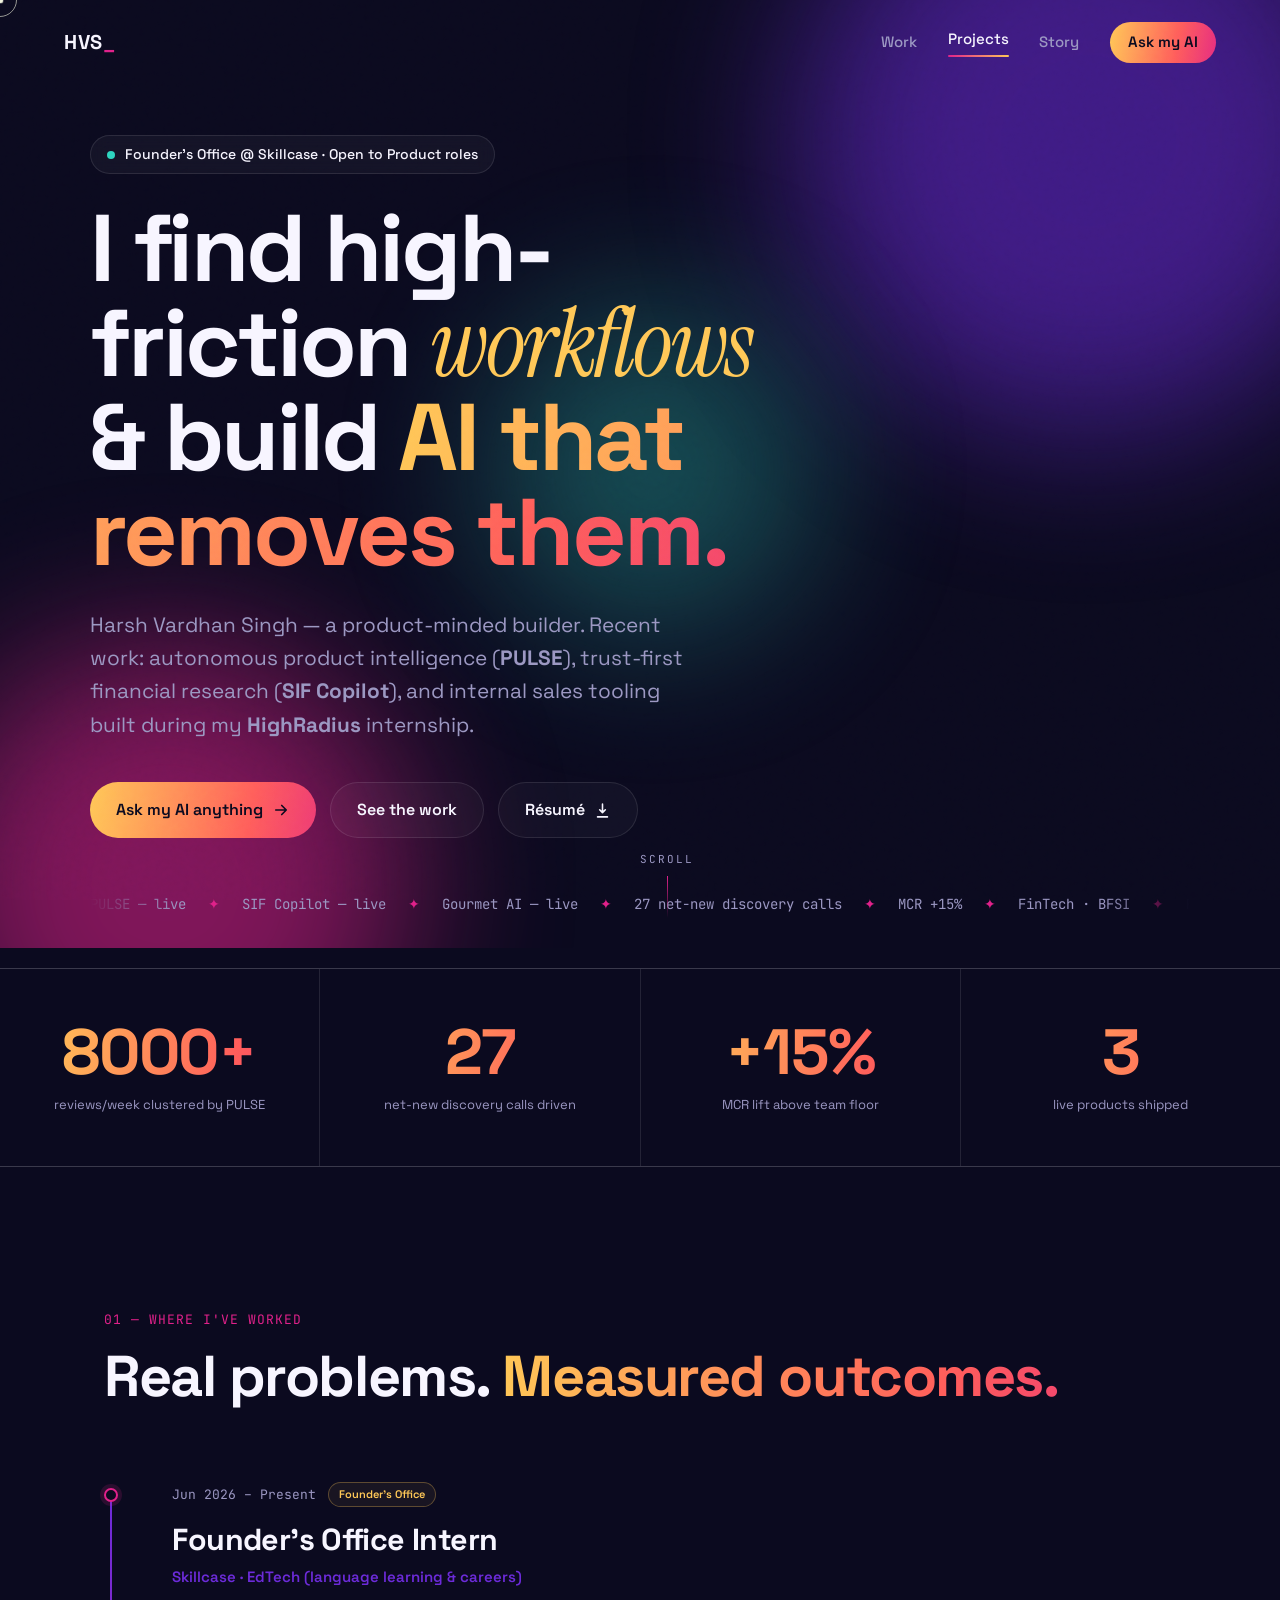
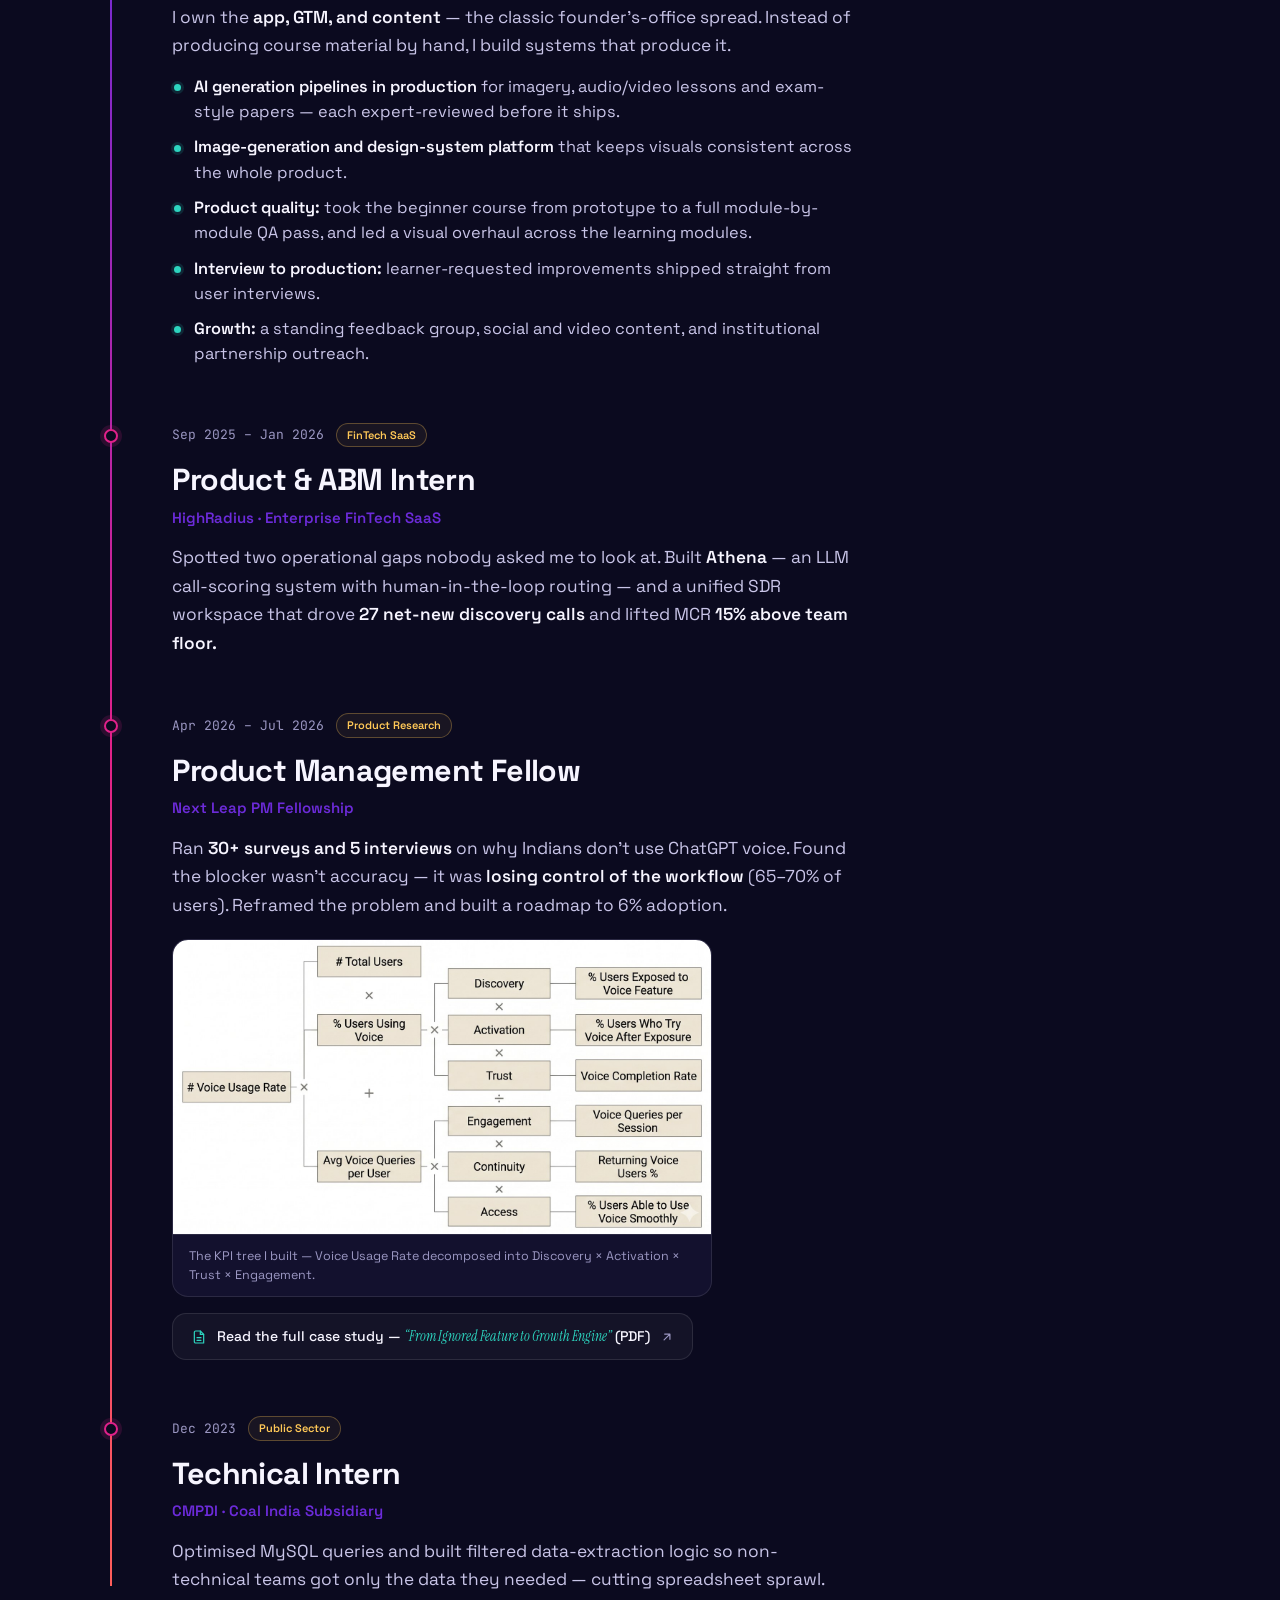
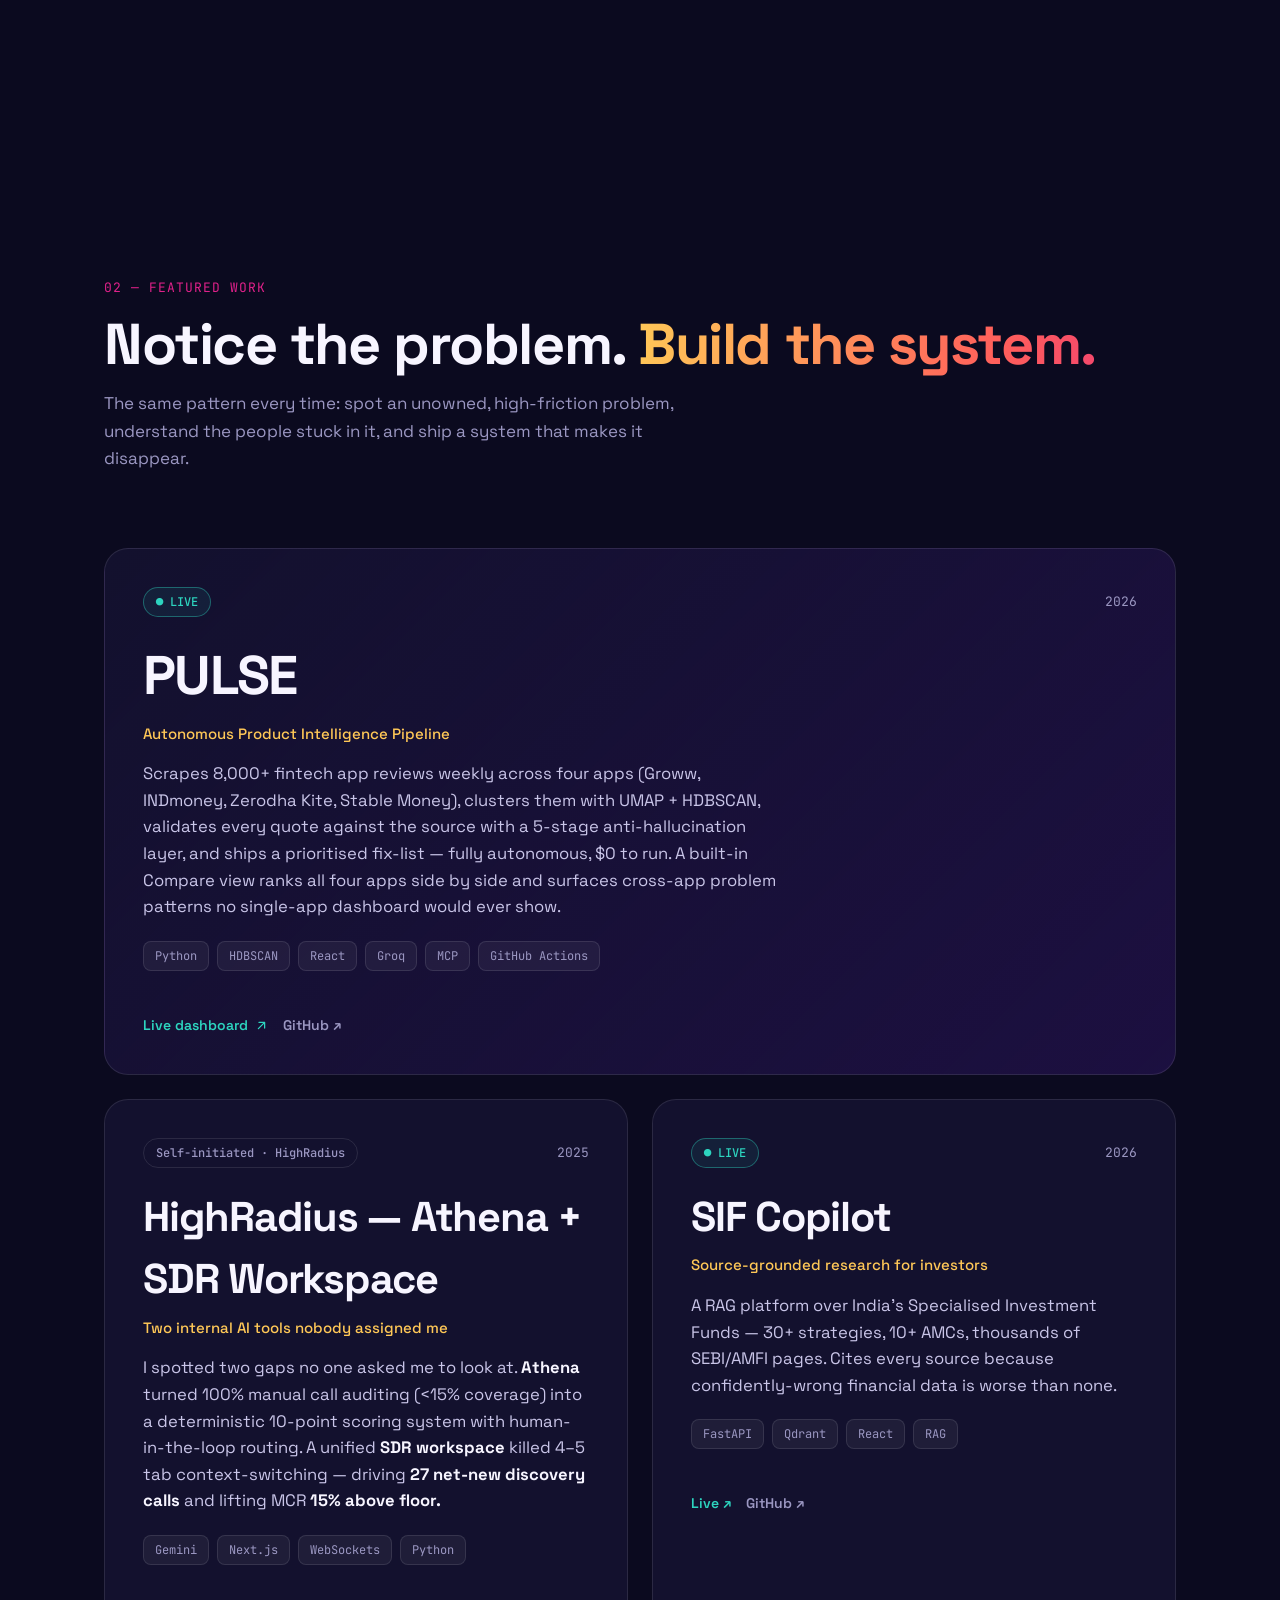
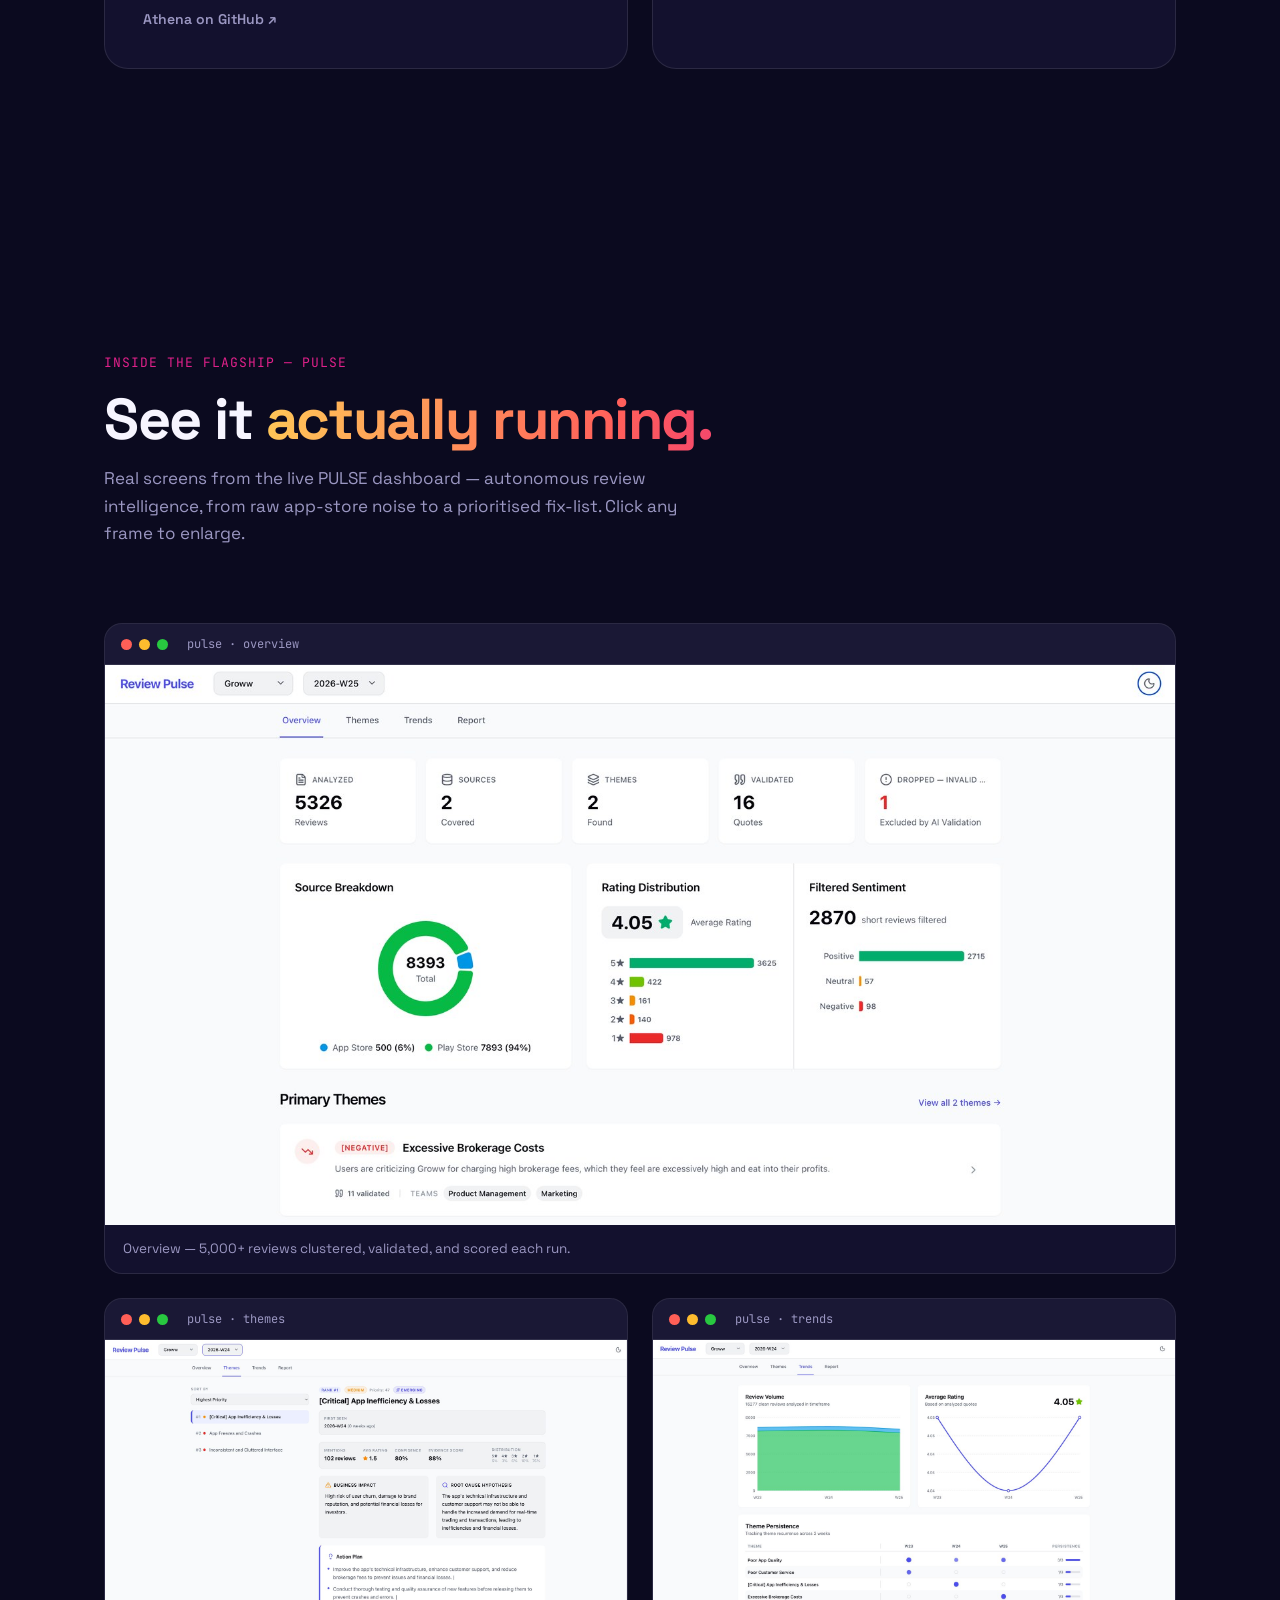
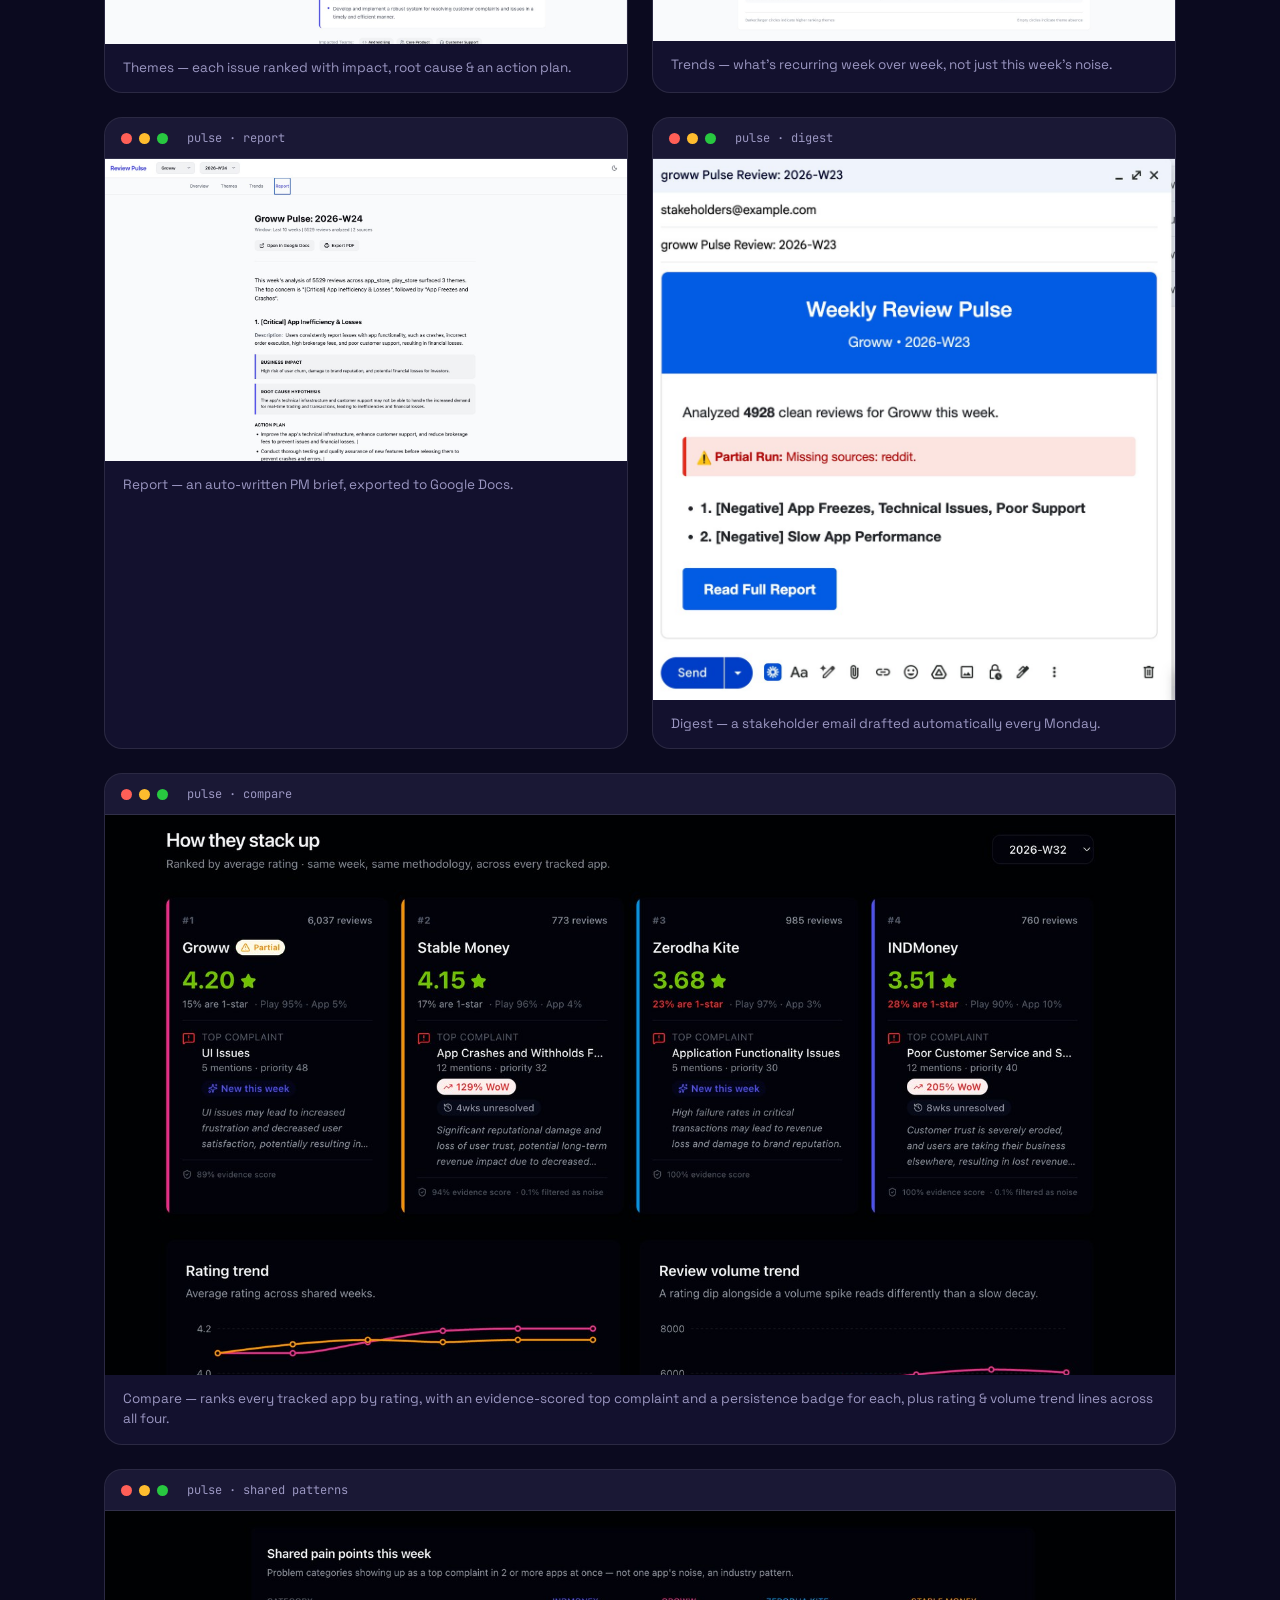
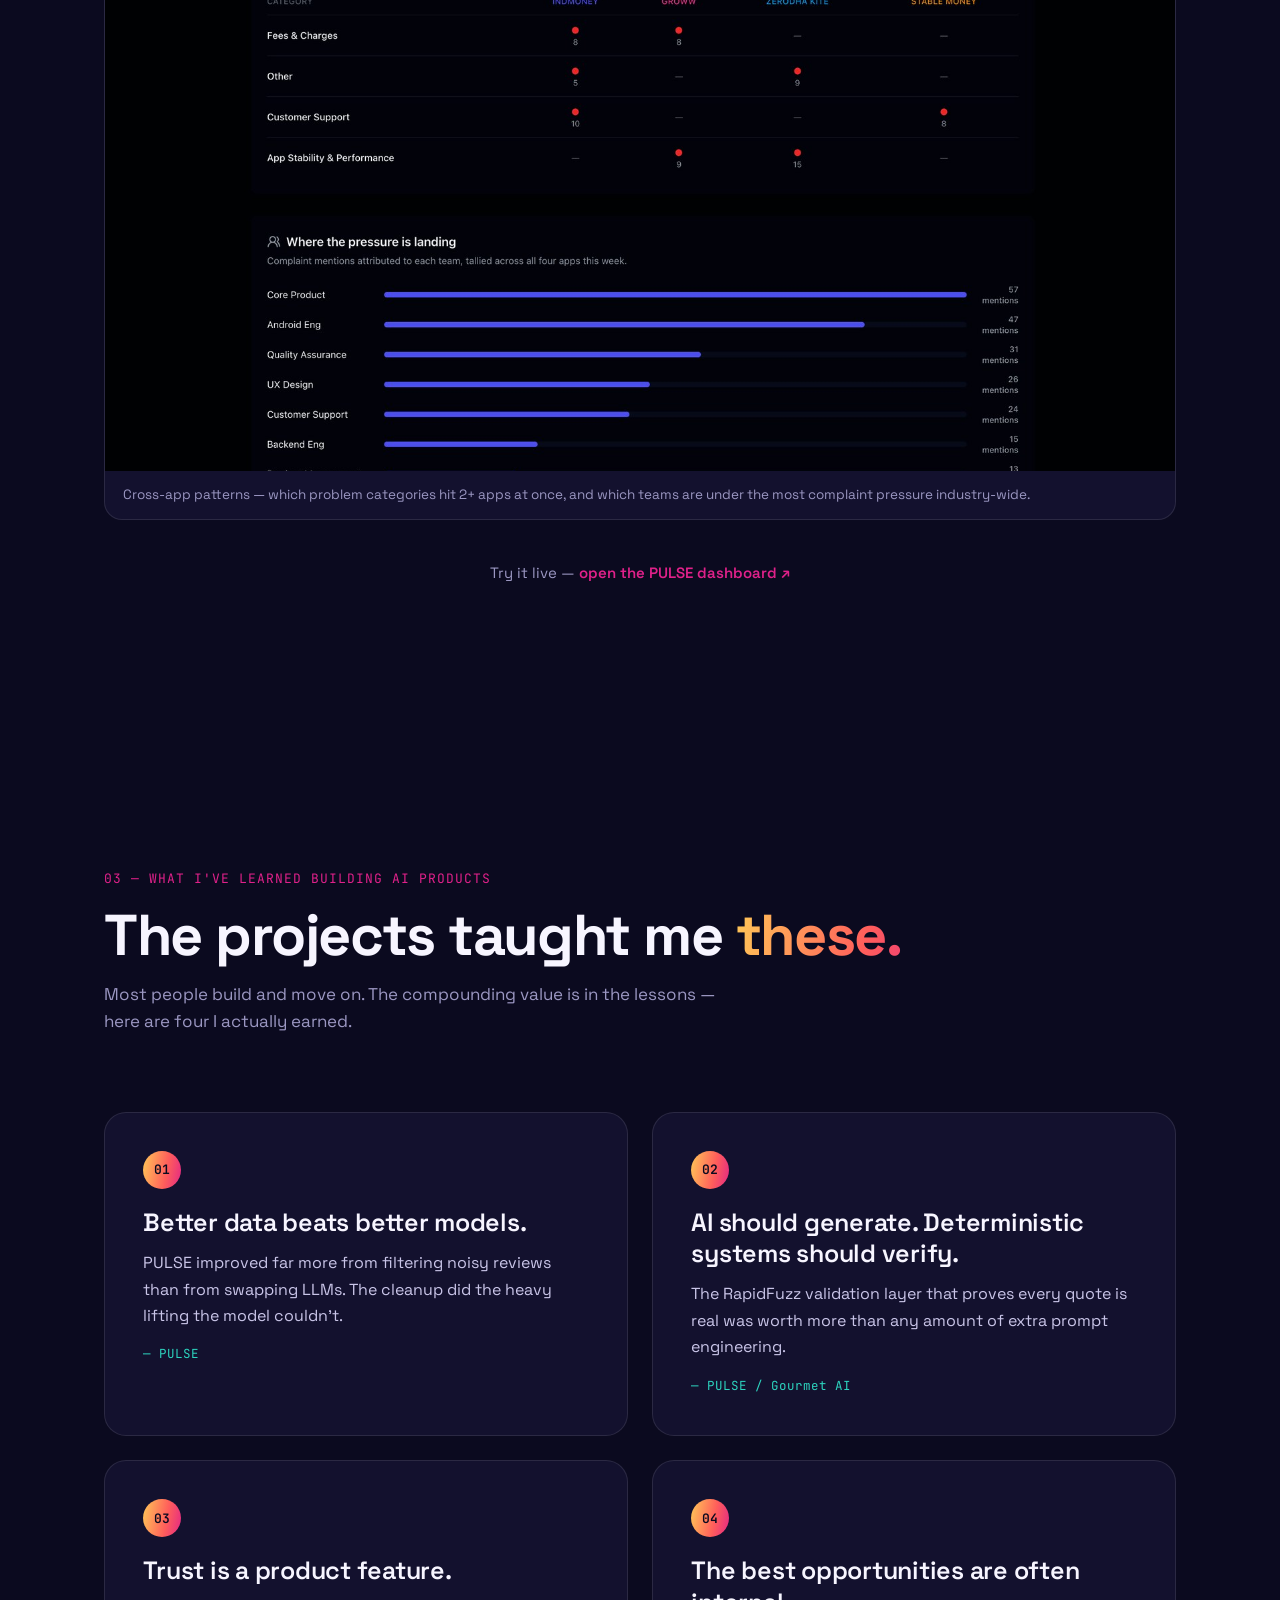
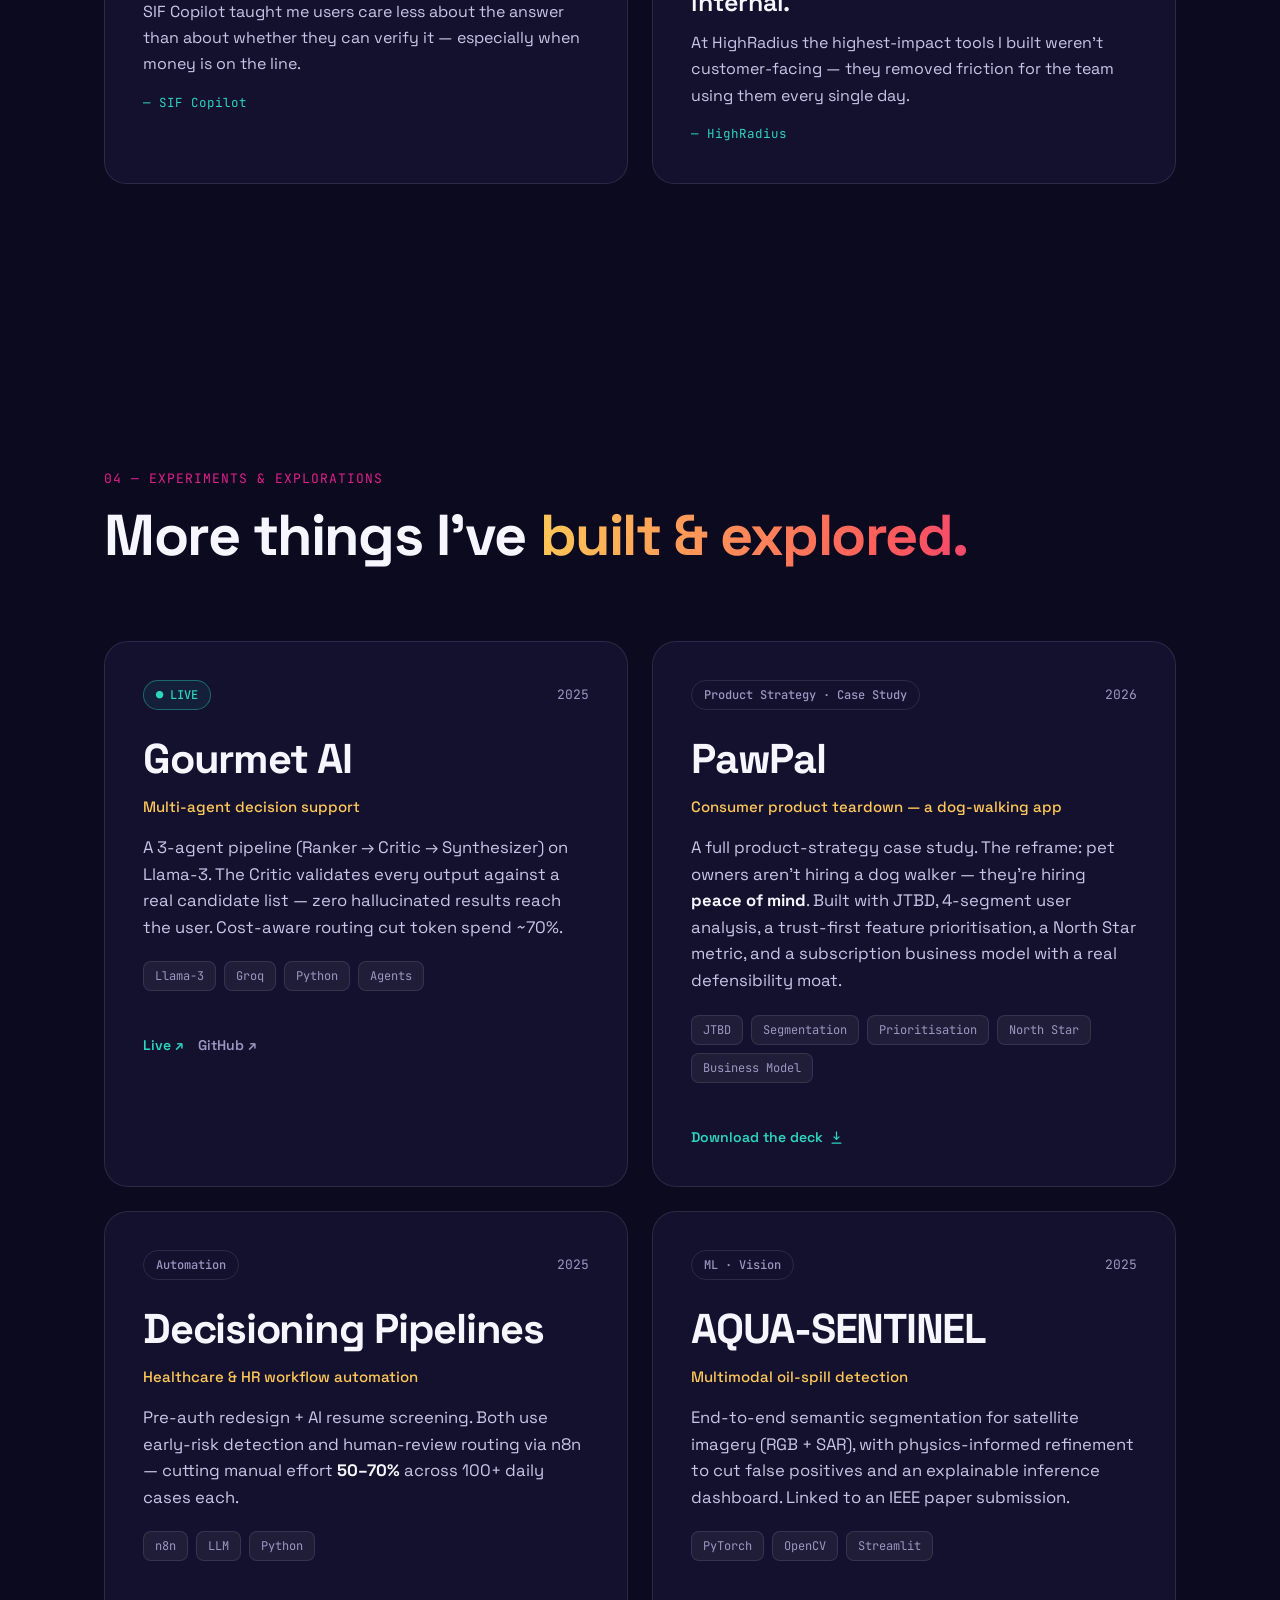
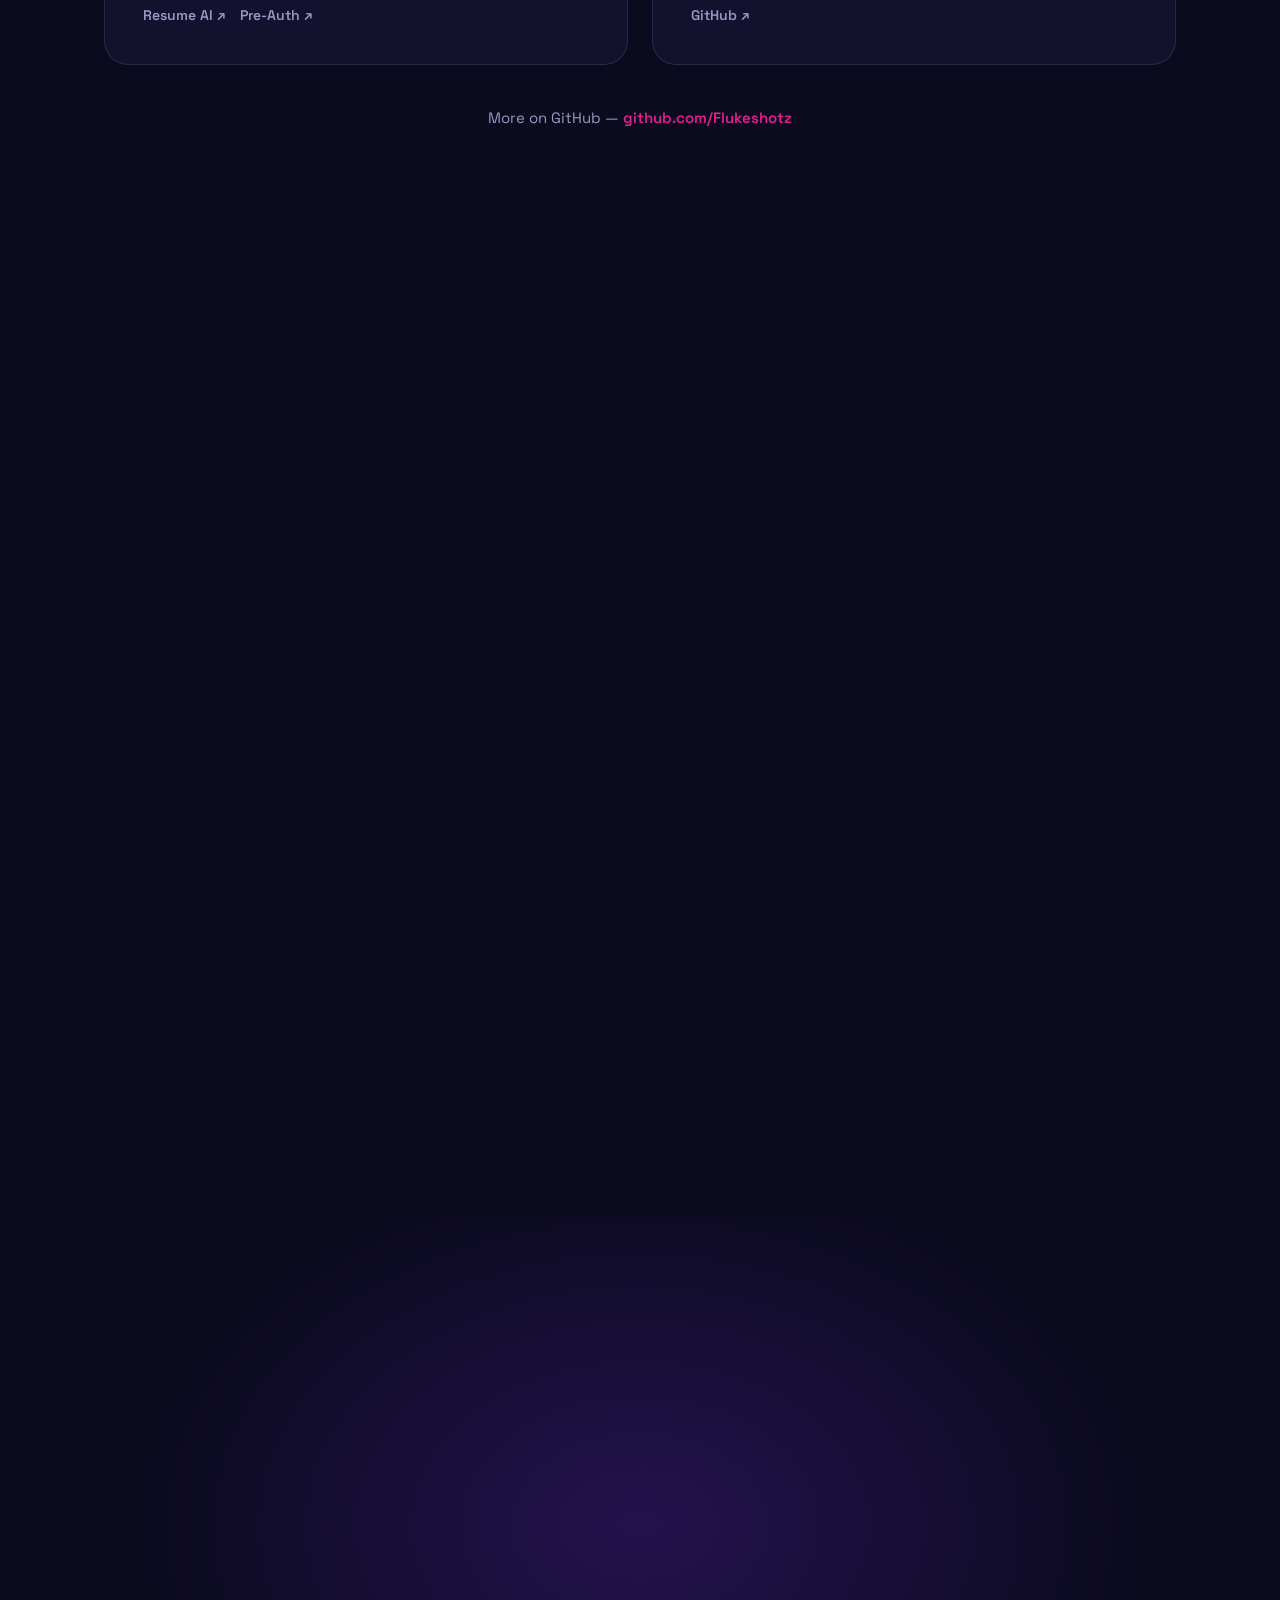
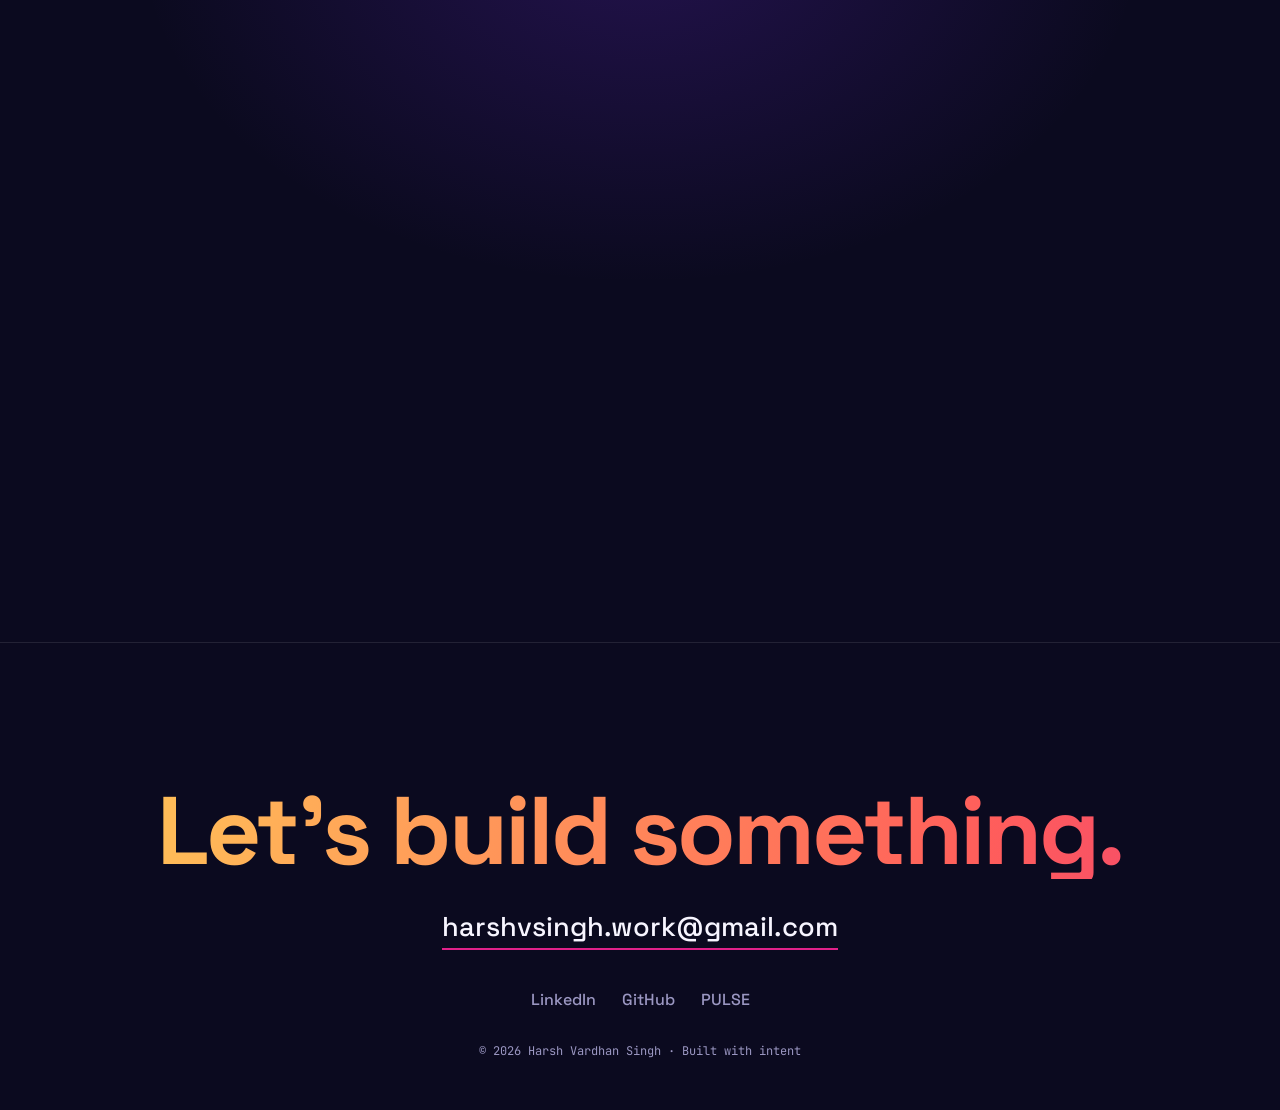
<file: index.html>
<!DOCTYPE html>
<html lang="en">
<head>
<meta charset="UTF-8" />
<meta name="viewport" content="width=device-width, initial-scale=1.0" />

<title>Harsh Vardhan Singh — AI Product Manager &amp; Builder</title>
<meta name="description" content="Harsh Vardhan Singh — I find high-friction workflows and build AI-powered systems that remove them. Founder's Office @ Skillcase. Live work: PULSE (autonomous product intelligence), SIF Copilot (trust-first financial research), HighRadius internal tooling. Ask my AI anything." />
<meta name="author" content="Harsh Vardhan Singh" />
<meta name="keywords" content="Harsh Vardhan Singh, AI Product Manager, Product Manager, AI PM, Product Analyst, PULSE, SIF Copilot, HighRadius, Next Leap PM Fellow, FinTech PM, RAG, LLM, India" />
<meta name="robots" content="index, follow, max-image-preview:large" />
<meta name="theme-color" content="#0B0A1F" />
<link rel="canonical" href="https://portfolio-tau-ashen-94.vercel.app/" />

<!-- favicon: inline SVG, no extra file needed -->
<link rel="icon" href="data:image/svg+xml,%3Csvg xmlns='http://www.w3.org/2000/svg' viewBox='0 0 64 64'%3E%3Crect width='64' height='64' rx='14' fill='%230B0A1F'/%3E%3Ctext x='32' y='44' font-family='monospace' font-size='30' font-weight='700' fill='%23E0218A' text-anchor='middle'%3EH%3C/text%3E%3C/svg%3E" />

<!-- Open Graph (LinkedIn, Slack, WhatsApp, Facebook) -->
<meta property="og:type" content="website" />
<meta property="og:site_name" content="Harsh Vardhan Singh" />
<meta property="og:url" content="https://portfolio-tau-ashen-94.vercel.app/" />
<meta property="og:title" content="Harsh Vardhan Singh — AI Product Manager &amp; Builder" />
<meta property="og:description" content="I find high-friction workflows and build AI that removes them — PULSE, SIF Copilot, HighRadius tooling. Live products, real outcomes, and an AI that answers recruiters' questions." />
<meta property="og:image" content="https://portfolio-tau-ashen-94.vercel.app/og-image.png" />
<meta property="og:image:width" content="1200" />
<meta property="og:image:height" content="630" />
<meta property="og:image:alt" content="Harsh Vardhan Singh — I build AI products that actually ship." />
<meta property="og:locale" content="en_US" />

<!-- Twitter / X -->
<meta name="twitter:card" content="summary_large_image" />
<meta name="twitter:title" content="Harsh Vardhan Singh — AI Product Manager &amp; Builder" />
<meta name="twitter:description" content="I find high-friction workflows and build AI that removes them — PULSE, SIF Copilot, HighRadius tooling. Live products, real outcomes, and an AI that answers recruiters' questions." />
<meta name="twitter:image" content="https://portfolio-tau-ashen-94.vercel.app/og-image.png" />

<link rel="preconnect" href="https://fonts.googleapis.com">
<link rel="preconnect" href="https://fonts.gstatic.com" crossorigin>
<link href="https://fonts.googleapis.com/css2?family=Space+Grotesk:wght@400;500;600;700&family=Instrument+Serif:ital@0;1&family=JetBrains+Mono:wght@400;500&display=swap" rel="stylesheet">
<link rel="stylesheet" href="style.css">

<!-- Structured data: helps Google show a rich "Person" knowledge result for your name -->
<script type="application/ld+json">
{
  "@context": "https://schema.org",
  "@type": "Person",
  "name": "Harsh Vardhan Singh",
  "url": "https://portfolio-tau-ashen-94.vercel.app/",
  "image": "https://portfolio-tau-ashen-94.vercel.app/og-image.png",
  "jobTitle": "Founder's Office Intern",
  "worksFor": { "@type": "Organization", "name": "Skillcase" },
  "description": "AI Product Manager and builder of live AI products. ex-HighRadius, Next Leap PM Fellow.",
  "email": "mailto:harshvsingh.work@gmail.com",
  "alumniOf": {
    "@type": "CollegeOrUniversity",
    "name": "SRM Institute of Science and Technology, Kattankulathur"
  },
  "knowsAbout": ["Product Management", "AI Product Management", "RAG", "Large Language Models", "FinTech", "Product Analytics", "Human-in-the-loop AI"],
  "sameAs": [
    "https://linkedin.com/in/harshv5111",
    "https://github.com/Flukeshotz"
  ]
}
</script>
</head>
<body>

<div class="cursor-dot" id="cursorDot"></div>
<div class="cursor-ring" id="cursorRing"></div>
<div class="grain"></div>

<!-- NAV -->
<nav class="nav" id="nav">
  <a href="#top" class="nav-logo">HVS<span class="blink">_</span></a>
  <div class="nav-links">
    <a href="#work">Work</a>
    <a href="#projects">Projects</a>
    <a href="#story">Story</a>
    <a href="#ask" class="nav-cta">Ask my AI</a>
  </div>
</nav>

<!-- HERO -->
<header class="hero" id="top">
  <div class="hero-blob blob1"></div>
  <div class="hero-blob blob2"></div>
  <div class="hero-blob blob3"></div>

  <div class="hero-inner">
    <div class="hero-eyebrow reveal">
      <span class="status-dot"></span>
      Founder's Office @ Skillcase · Open to Product roles
    </div>

    <h1 class="hero-title">
      <span class="line reveal">I find high-friction <em>workflows</em></span>
      <span class="line reveal">&amp; build <span class="grad">AI that removes them.</span></span>
    </h1>

    <p class="hero-sub reveal">
      Harsh Vardhan Singh — a product-minded builder. Recent work: autonomous
      product intelligence (<strong>PULSE</strong>), trust-first financial research
      (<strong>SIF Copilot</strong>), and internal sales tooling built during my
      <strong>HighRadius</strong> internship.
    </p>

    <div class="hero-cta reveal">
      <a href="#ask" class="btn btn-primary" data-magnetic>
        <span>Ask my AI anything</span>
        <svg width="18" height="18" viewBox="0 0 24 24" fill="none"><path d="M5 12h14M13 6l6 6-6 6" stroke="currentColor" stroke-width="2.2" stroke-linecap="round" stroke-linejoin="round"/></svg>
      </a>
      <a href="#projects" class="btn btn-ghost" data-magnetic>See the work</a>
      <a href="resume.pdf" class="btn btn-ghost" data-magnetic download>
        <span>Résumé</span>
        <svg width="17" height="17" viewBox="0 0 24 24" fill="none"><path d="M12 3v12m0 0l-4-4m4 4l4-4M5 21h14" stroke="currentColor" stroke-width="2.2" stroke-linecap="round" stroke-linejoin="round"/></svg>
      </a>
    </div>

    <div class="hero-marquee reveal">
      <div class="marquee-track">
        <span>PULSE — live</span><span class="sep">✦</span>
        <span>SIF Copilot — live</span><span class="sep">✦</span>
        <span>Gourmet AI — live</span><span class="sep">✦</span>
        <span>27 net-new discovery calls</span><span class="sep">✦</span>
        <span>MCR +15%</span><span class="sep">✦</span>
        <span>FinTech · BFSI</span><span class="sep">✦</span>
        <span>RAG · Agents · MCP</span><span class="sep">✦</span>
        <span>PULSE — live</span><span class="sep">✦</span>
        <span>SIF Copilot — live</span><span class="sep">✦</span>
        <span>Gourmet AI — live</span><span class="sep">✦</span>
        <span>27 net-new discovery calls</span><span class="sep">✦</span>
        <span>MCR +15%</span><span class="sep">✦</span>
        <span>FinTech · BFSI</span><span class="sep">✦</span>
        <span>RAG · Agents · MCP</span><span class="sep">✦</span>
      </div>
    </div>
  </div>

  <div class="scroll-hint reveal">
    <span>scroll</span>
    <div class="scroll-line"></div>
  </div>
</header>

<!-- STATS -->
<section class="stats">
  <div class="stat" data-reveal>
    <div class="stat-num" data-count="8000" data-suffix="+">0</div>
    <div class="stat-label">reviews/week clustered by PULSE</div>
  </div>
  <div class="stat" data-reveal>
    <div class="stat-num" data-count="27">0</div>
    <div class="stat-label">net-new discovery calls driven</div>
  </div>
  <div class="stat" data-reveal>
    <div class="stat-num" data-prefix="+" data-count="15" data-suffix="%">0</div>
    <div class="stat-label">MCR lift above team floor</div>
  </div>
  <div class="stat" data-reveal>
    <div class="stat-num" data-count="3">0</div>
    <div class="stat-label">live products shipped</div>
  </div>
</section>

<!-- WORK -->
<section class="section" id="work">
  <div class="section-head" data-reveal>
    <span class="section-eyebrow">01 — Where I've worked</span>
    <h2 class="section-title">Real problems. <span class="grad">Measured outcomes.</span></h2>
  </div>

  <div class="timeline">
    <article class="tl-item" data-reveal>
      <div class="tl-marker"></div>
      <div class="tl-meta">
        <span class="tl-date">Jun 2026 – Present</span>
        <span class="tl-tag">Founder's Office</span>
      </div>
      <h3 class="tl-role">Founder's Office Intern</h3>
      <div class="tl-company">Skillcase · EdTech (language learning &amp; careers)</div>
      <p class="tl-desc">
        I own the <strong>app, GTM, and content</strong> — the classic
        founder's-office spread. Instead of producing course material by hand, I
        build systems that produce it.
      </p>
      <ul class="tl-list">
        <li><strong>AI generation pipelines in production</strong> for imagery, audio/video lessons and exam-style papers — each expert-reviewed before it ships.</li>
        <li><strong>Image-generation and design-system platform</strong> that keeps visuals consistent across the whole product.</li>
        <li><strong>Product quality:</strong> took the beginner course from prototype to a full module-by-module QA pass, and led a visual overhaul across the learning modules.</li>
        <li><strong>Interview to production:</strong> learner-requested improvements shipped straight from user interviews.</li>
        <li><strong>Growth:</strong> a standing feedback group, social and video content, and institutional partnership outreach.</li>
      </ul>
    </article>

    <article class="tl-item" data-reveal>
      <div class="tl-marker"></div>
      <div class="tl-meta">
        <span class="tl-date">Sep 2025 – Jan 2026</span>
        <span class="tl-tag">FinTech SaaS</span>
      </div>
      <h3 class="tl-role">Product &amp; ABM Intern</h3>
      <div class="tl-company">HighRadius · Enterprise FinTech SaaS</div>
      <p class="tl-desc">
        Spotted two operational gaps nobody asked me to look at. Built
        <strong>Athena</strong> — an LLM call-scoring system with human-in-the-loop
        routing — and a unified SDR workspace that drove
        <strong>27 net-new discovery calls</strong> and lifted MCR
        <strong>15% above team floor.</strong>
      </p>
    </article>

    <article class="tl-item" data-reveal>
      <div class="tl-marker"></div>
      <div class="tl-meta">
        <span class="tl-date">Apr 2026 – Jul 2026</span>
        <span class="tl-tag">Product Research</span>
      </div>
      <h3 class="tl-role">Product Management Fellow</h3>
      <div class="tl-company">Next Leap PM Fellowship</div>
      <p class="tl-desc">
        Ran <strong>30+ surveys and 5 interviews</strong> on why Indians don't use
        ChatGPT voice. Found the blocker wasn't accuracy — it was
        <strong>losing control of the workflow</strong> (65–70% of users). Reframed
        the problem and built a roadmap to 6% adoption.
      </p>
      <figure class="tl-figure">
        <img src="voice-kpi-tree.jpg" alt="Voice Usage Rate KPI tree: Discovery × Activation × Trust × Engagement"
             loading="lazy" decoding="async" data-zoom />
        <figcaption>The KPI tree I built — Voice Usage Rate decomposed into Discovery × Activation × Trust × Engagement.</figcaption>
      </figure>
      <a class="tl-doc" href="voice-strategy-case-study.pdf" target="_blank" rel="noopener">
        <svg width="16" height="16" viewBox="0 0 24 24" fill="none"><path d="M7 3h7l5 5v13a0 0 0 0 1 0 0H7a2 2 0 0 1-2-2V5a2 2 0 0 1 2-2z" stroke="currentColor" stroke-width="1.8" stroke-linejoin="round"/><path d="M14 3v5h5M9 13h6M9 17h6" stroke="currentColor" stroke-width="1.8" stroke-linecap="round"/></svg>
        <span>Read the full case study — <em>“From Ignored Feature to Growth Engine”</em> (PDF)</span>
        <svg class="tl-doc-arrow" width="14" height="14" viewBox="0 0 24 24" fill="none"><path d="M7 17L17 7M17 7H8M17 7V16" stroke="currentColor" stroke-width="2" stroke-linecap="round" stroke-linejoin="round"/></svg>
      </a>
    </article>

    <article class="tl-item" data-reveal>
      <div class="tl-marker"></div>
      <div class="tl-meta">
        <span class="tl-date">Dec 2023</span>
        <span class="tl-tag">Public Sector</span>
      </div>
      <h3 class="tl-role">Technical Intern</h3>
      <div class="tl-company">CMPDI · Coal India Subsidiary</div>
      <p class="tl-desc">
        Optimised MySQL queries and built filtered data-extraction logic so
        non-technical teams got only the data they needed — cutting spreadsheet sprawl.
      </p>
    </article>
  </div>
</section>

<!-- FEATURED WORK -->
<section class="section" id="projects">
  <div class="section-head" data-reveal>
    <span class="section-eyebrow">02 — Featured work</span>
    <h2 class="section-title">Notice the problem. <span class="grad">Build the system.</span></h2>
    <p class="showcase-sub">The same pattern every time: spot an unowned, high-friction problem, understand the people stuck in it, and ship a system that makes it disappear.</p>
  </div>

  <div class="proj-grid">

    <article class="proj-card feature" data-reveal data-tilt>
      <div class="proj-glow"></div>
      <div class="proj-top">
        <span class="proj-badge live">● LIVE</span>
        <span class="proj-year">2026</span>
      </div>
      <h3 class="proj-name">PULSE</h3>
      <p class="proj-tag">Autonomous Product Intelligence Pipeline</p>
      <p class="proj-desc">
        Scrapes 8,000+ fintech app reviews weekly across four apps (Groww,
        INDmoney, Zerodha Kite, Stable Money), clusters them with UMAP +
        HDBSCAN, validates every quote against the source with a 5-stage
        anti-hallucination layer, and ships a prioritised fix-list — fully
        autonomous, $0 to run. A built-in Compare view ranks all four apps
        side by side and surfaces cross-app problem patterns no single-app
        dashboard would ever show.
      </p>
      <div class="proj-stack">
        <span>Python</span><span>HDBSCAN</span><span>React</span><span>Groq</span><span>MCP</span><span>GitHub Actions</span>
      </div>
      <div class="proj-links">
        <a href="https://pulse-murex-six.vercel.app/" target="_blank" rel="noopener" class="proj-link live-link">
          Live dashboard
          <svg width="15" height="15" viewBox="0 0 24 24" fill="none"><path d="M7 17L17 7M17 7H8M17 7V16" stroke="currentColor" stroke-width="2" stroke-linecap="round" stroke-linejoin="round"/></svg>
        </a>
        <a href="https://github.com/Flukeshotz/PULSE" target="_blank" rel="noopener" class="proj-link">GitHub ↗</a>
      </div>
    </article>

    <article class="proj-card" data-reveal data-tilt>
      <div class="proj-glow"></div>
      <div class="proj-top">
        <span class="proj-badge">Self-initiated · HighRadius</span>
        <span class="proj-year">2025</span>
      </div>
      <h3 class="proj-name">HighRadius — Athena + SDR Workspace</h3>
      <p class="proj-tag">Two internal AI tools nobody assigned me</p>
      <p class="proj-desc">
        I spotted two gaps no one asked me to look at. <strong>Athena</strong> turned
        100% manual call auditing (&lt;15% coverage) into a deterministic 10-point
        scoring system with human-in-the-loop routing. A unified <strong>SDR
        workspace</strong> killed 4–5 tab context-switching — driving <strong>27
        net-new discovery calls</strong> and lifting MCR <strong>15% above floor.</strong>
      </p>
      <div class="proj-stack">
        <span>Gemini</span><span>Next.js</span><span>WebSockets</span><span>Python</span>
      </div>
      <div class="proj-links">
        <a href="https://github.com/Flukeshotz/Athena" target="_blank" rel="noopener" class="proj-link">Athena on GitHub ↗</a>
      </div>
    </article>

    <article class="proj-card" data-reveal data-tilt>
      <div class="proj-glow"></div>
      <div class="proj-top">
        <span class="proj-badge live">● LIVE</span>
        <span class="proj-year">2026</span>
      </div>
      <h3 class="proj-name">SIF Copilot</h3>
      <p class="proj-tag">Source-grounded research for investors</p>
      <p class="proj-desc">
        A RAG platform over India's Specialised Investment Funds — 30+ strategies,
        10+ AMCs, thousands of SEBI/AMFI pages. Cites every source because
        confidently-wrong financial data is worse than none.
      </p>
      <div class="proj-stack">
        <span>FastAPI</span><span>Qdrant</span><span>React</span><span>RAG</span>
      </div>
      <div class="proj-links">
        <a href="https://sif-rag.vercel.app/" target="_blank" rel="noopener" class="proj-link live-link">Live ↗</a>
        <a href="https://github.com/Flukeshotz/SIF_RAG" target="_blank" rel="noopener" class="proj-link">GitHub ↗</a>
      </div>
    </article>

  </div>
</section>

<!-- PULSE SHOWCASE -->
<section class="section showcase" id="pulse">
  <div class="section-head" data-reveal>
    <span class="section-eyebrow">Inside the flagship — PULSE</span>
    <h2 class="section-title">See it <span class="grad">actually running.</span></h2>
    <p class="showcase-sub">Real screens from the live PULSE dashboard — autonomous review intelligence, from raw app-store noise to a prioritised fix-list. Click any frame to enlarge.</p>
  </div>

  <div class="shots-grid">
    <figure class="shot wide" data-reveal>
      <div class="shot-bar"><span class="dot r"></span><span class="dot y"></span><span class="dot g"></span><span class="shot-url">pulse · overview</span></div>
      <img src="pulse-overview.jpg" alt="PULSE overview dashboard — reviews analysed, source breakdown, rating distribution and primary themes" loading="lazy" decoding="async" data-zoom />
      <figcaption>Overview — 5,000+ reviews clustered, validated, and scored each run.</figcaption>
    </figure>

    <figure class="shot" data-reveal>
      <div class="shot-bar"><span class="dot r"></span><span class="dot y"></span><span class="dot g"></span><span class="shot-url">pulse · themes</span></div>
      <img src="pulse-themes.jpg" alt="PULSE themes view — ranked issues with business impact, root-cause hypothesis and action plan" loading="lazy" decoding="async" data-zoom />
      <figcaption>Themes — each issue ranked with impact, root cause &amp; an action plan.</figcaption>
    </figure>

    <figure class="shot" data-reveal>
      <div class="shot-bar"><span class="dot r"></span><span class="dot y"></span><span class="dot g"></span><span class="shot-url">pulse · trends</span></div>
      <img src="pulse-trends.jpg" alt="PULSE trends view — review volume, average rating over time and theme persistence" loading="lazy" decoding="async" data-zoom />
      <figcaption>Trends — what's recurring week over week, not just this week's noise.</figcaption>
    </figure>

    <figure class="shot" data-reveal>
      <div class="shot-bar"><span class="dot r"></span><span class="dot y"></span><span class="dot g"></span><span class="shot-url">pulse · report</span></div>
      <img src="pulse-report.jpg" alt="PULSE auto-generated weekly report with narrative summary and recommendations" loading="lazy" decoding="async" data-zoom />
      <figcaption>Report — an auto-written PM brief, exported to Google Docs.</figcaption>
    </figure>

    <figure class="shot" data-reveal>
      <div class="shot-bar"><span class="dot r"></span><span class="dot y"></span><span class="dot g"></span><span class="shot-url">pulse · digest</span></div>
      <img src="pulse-email.jpg" alt="PULSE weekly stakeholder email digest drafted automatically" loading="lazy" decoding="async" data-zoom />
      <figcaption>Digest — a stakeholder email drafted automatically every Monday.</figcaption>
    </figure>

    <figure class="shot wide" data-reveal>
      <div class="shot-bar"><span class="dot r"></span><span class="dot y"></span><span class="dot g"></span><span class="shot-url">pulse · compare</span></div>
      <img src="pulse-compare-ranked.jpg" alt="PULSE Compare view ranking Groww, Stable Money, Zerodha Kite and INDmoney by rating, with rating and volume trend charts" loading="lazy" decoding="async" data-zoom />
      <figcaption>Compare — ranks every tracked app by rating, with an evidence-scored top complaint and a persistence badge for each, plus rating &amp; volume trend lines across all four.</figcaption>
    </figure>

    <figure class="shot wide" data-reveal>
      <div class="shot-bar"><span class="dot r"></span><span class="dot y"></span><span class="dot g"></span><span class="shot-url">pulse · shared patterns</span></div>
      <img src="pulse-compare-patterns.jpg" alt="PULSE Compare view showing shared pain points across apps and a team-pressure rollup" loading="lazy" decoding="async" data-zoom />
      <figcaption>Cross-app patterns — which problem categories hit 2+ apps at once, and which teams are under the most complaint pressure industry-wide.</figcaption>
    </figure>
  </div>

  <p class="proj-more reveal">
    Try it live —
    <a href="https://pulse-murex-six.vercel.app/" target="_blank" rel="noopener">open the PULSE dashboard ↗</a>
  </p>
</section>

<!-- LESSONS -->
<section class="section" id="lessons">
  <div class="section-head" data-reveal>
    <span class="section-eyebrow">03 — What I've learned building AI products</span>
    <h2 class="section-title">The projects taught me <span class="grad">these.</span></h2>
    <p class="showcase-sub">Most people build and move on. The compounding value is in the lessons — here are four I actually earned.</p>
  </div>

  <div class="lessons-grid">
    <article class="lesson" data-reveal>
      <span class="lesson-n">01</span>
      <h3>Better data beats better models.</h3>
      <p>PULSE improved far more from filtering noisy reviews than from swapping LLMs. The cleanup did the heavy lifting the model couldn't.</p>
      <span class="lesson-src">— PULSE</span>
    </article>
    <article class="lesson" data-reveal>
      <span class="lesson-n">02</span>
      <h3>AI should generate. Deterministic systems should verify.</h3>
      <p>The RapidFuzz validation layer that proves every quote is real was worth more than any amount of extra prompt engineering.</p>
      <span class="lesson-src">— PULSE / Gourmet AI</span>
    </article>
    <article class="lesson" data-reveal>
      <span class="lesson-n">03</span>
      <h3>Trust is a product feature.</h3>
      <p>SIF Copilot taught me users care less about the answer than about whether they can verify it — especially when money is on the line.</p>
      <span class="lesson-src">— SIF Copilot</span>
    </article>
    <article class="lesson" data-reveal>
      <span class="lesson-n">04</span>
      <h3>The best opportunities are often internal.</h3>
      <p>At HighRadius the highest-impact tools I built weren't customer-facing — they removed friction for the team using them every single day.</p>
      <span class="lesson-src">— HighRadius</span>
    </article>
  </div>
</section>

<!-- EXPERIMENTS & EXPLORATIONS -->
<section class="section" id="explorations">
  <div class="section-head" data-reveal>
    <span class="section-eyebrow">04 — Experiments &amp; explorations</span>
    <h2 class="section-title">More things I've <span class="grad">built &amp; explored.</span></h2>
  </div>

  <div class="proj-grid">

    <article class="proj-card" data-reveal data-tilt>
      <div class="proj-glow"></div>
      <div class="proj-top">
        <span class="proj-badge live">● LIVE</span>
        <span class="proj-year">2025</span>
      </div>
      <h3 class="proj-name">Gourmet AI</h3>
      <p class="proj-tag">Multi-agent decision support</p>
      <p class="proj-desc">
        A 3-agent pipeline (Ranker → Critic → Synthesizer) on Llama-3. The Critic
        validates every output against a real candidate list — zero hallucinated
        results reach the user. Cost-aware routing cut token spend ~70%.
      </p>
      <div class="proj-stack">
        <span>Llama-3</span><span>Groq</span><span>Python</span><span>Agents</span>
      </div>
      <div class="proj-links">
        <a href="https://gourmet-ai-six.vercel.app/" target="_blank" rel="noopener" class="proj-link live-link">Live ↗</a>
        <a href="https://github.com/Flukeshotz/Gourmet-AI" target="_blank" rel="noopener" class="proj-link">GitHub ↗</a>
      </div>
    </article>

    <article class="proj-card" data-reveal data-tilt>
      <div class="proj-glow"></div>
      <div class="proj-top">
        <span class="proj-badge">Product Strategy · Case Study</span>
        <span class="proj-year">2026</span>
      </div>
      <h3 class="proj-name">PawPal</h3>
      <p class="proj-tag">Consumer product teardown — a dog-walking app</p>
      <p class="proj-desc">
        A full product-strategy case study. The reframe: pet owners aren't hiring
        a dog walker — they're hiring <strong>peace of mind</strong>. Built with JTBD,
        4-segment user analysis, a trust-first feature prioritisation, a North Star
        metric, and a subscription business model with a real defensibility moat.
      </p>
      <div class="proj-stack">
        <span>JTBD</span><span>Segmentation</span><span>Prioritisation</span><span>North Star</span><span>Business Model</span>
      </div>
      <div class="proj-links">
        <a href="pawpal-case-study.pptx" download class="proj-link live-link">
          Download the deck
          <svg width="15" height="15" viewBox="0 0 24 24" fill="none"><path d="M12 3v12m0 0l-4-4m4 4l4-4M5 21h14" stroke="currentColor" stroke-width="2" stroke-linecap="round" stroke-linejoin="round"/></svg>
        </a>
      </div>
    </article>

    <article class="proj-card" data-reveal data-tilt>
      <div class="proj-glow"></div>
      <div class="proj-top">
        <span class="proj-badge">Automation</span>
        <span class="proj-year">2025</span>
      </div>
      <h3 class="proj-name">Decisioning Pipelines</h3>
      <p class="proj-tag">Healthcare &amp; HR workflow automation</p>
      <p class="proj-desc">
        Pre-auth redesign + AI resume screening. Both use early-risk detection
        and human-review routing via n8n — cutting manual effort
        <strong>50–70%</strong> across 100+ daily cases each.
      </p>
      <div class="proj-stack">
        <span>n8n</span><span>LLM</span><span>Python</span>
      </div>
      <div class="proj-links">
        <a href="https://github.com/Flukeshotz/ai-assisted-resume-screening" target="_blank" rel="noopener" class="proj-link">Resume AI ↗</a>
        <a href="https://github.com/Flukeshotz/preauth-ops-automation-n8n" target="_blank" rel="noopener" class="proj-link">Pre-Auth ↗</a>
      </div>
    </article>

    <article class="proj-card" data-reveal data-tilt>
      <div class="proj-glow"></div>
      <div class="proj-top">
        <span class="proj-badge">ML · Vision</span>
        <span class="proj-year">2025</span>
      </div>
      <h3 class="proj-name">AQUA-SENTINEL</h3>
      <p class="proj-tag">Multimodal oil-spill detection</p>
      <p class="proj-desc">
        End-to-end semantic segmentation for satellite imagery (RGB + SAR), with
        physics-informed refinement to cut false positives and an explainable
        inference dashboard. Linked to an IEEE paper submission.
      </p>
      <div class="proj-stack">
        <span>PyTorch</span><span>OpenCV</span><span>Streamlit</span>
      </div>
      <div class="proj-links">
        <a href="https://github.com/Flukeshotz/Aqua-Sentinel" target="_blank" rel="noopener" class="proj-link">GitHub ↗</a>
      </div>
    </article>

  </div>

  <p class="proj-more reveal">
    More on GitHub —
    <a href="https://github.com/Flukeshotz" target="_blank" rel="noopener">github.com/Flukeshotz</a>
  </p>
</section>

<!-- STORY -->
<section class="section story" id="story">
  <div class="section-head" data-reveal>
    <span class="section-eyebrow">05 — The short version</span>
    <h2 class="section-title">Builder first. <span class="grad">PM by instinct.</span></h2>
  </div>
  <div class="story-grid">
    <div class="story-text" data-reveal>
      <p class="story-lead">
        I'm an AI/ML graduate who kept noticing the same thing: the gap between
        a good idea and a working product is mostly <em>judgment</em> — knowing
        which problem is real, and where the AI should step back and let a human decide.
      </p>
      <p>
        At HighRadius I didn't wait to be assigned product work — I watched how
        SDRs actually worked, found the friction, and built the fix. Outside of
        any job, I've shipped live products (PULSE, SIF Copilot, Gourmet AI) that
        all share one principle:
        <strong>build trust into the system, don't bolt it on after.</strong>
      </p>
      <p>
        I'm product-led and AI-assisted — I own the problem framing, the system
        design, and the decisions, and I use AI tooling to ship fast. Now I'm
        looking for a product team where the problems are messy and the bar is high.
      </p>
      <button class="story-toggle" id="storyToggle" aria-expanded="false" aria-controls="storyFull">
        <span class="st-label">Read the full journey</span>
        <svg width="18" height="18" viewBox="0 0 24 24" fill="none"><path d="M6 9l6 6 6-6" stroke="currentColor" stroke-width="2.2" stroke-linecap="round" stroke-linejoin="round"/></svg>
      </button>
    </div>
    <div class="story-side" data-reveal>
      <div class="story-card">
        <div class="sc-row"><span class="sc-k">Now</span><span class="sc-v">Founder's Office @ Skillcase</span></div>
        <div class="sc-row"><span class="sc-k">Degree</span><span class="sc-v">B.Tech CSE (AI/ML) · 8.53</span></div>
        <div class="sc-row"><span class="sc-k">Base</span><span class="sc-v">Chennai · Open to relocate</span></div>
        <div class="sc-row"><span class="sc-k">Wants</span><span class="sc-v">PM / AI PM / Product Analyst</span></div>
        <div class="sc-divider"></div>
        <div class="story-links">
          <a href="https://linkedin.com/in/harshv5111" target="_blank" rel="noopener">LinkedIn ↗</a>
          <a href="https://github.com/Flukeshotz" target="_blank" rel="noopener">GitHub ↗</a>
          <a href="mailto:harshvsingh.work@gmail.com">Email ↗</a>
        </div>
      </div>
    </div>
  </div>

  <!-- EXPANDABLE FULL JOURNEY -->
  <div class="story-full" id="storyFull">
    <div class="story-full-inner">
      <div class="journey-head">
        <span class="section-eyebrow">The long version — for the curious</span>
        <h3 class="journey-title">How I got here, in <span class="grad">order.</span></h3>
        <p class="journey-intro">The short version above is the pitch. This is the honest, unabridged path — the rabbit holes, the wrong turns, and the moment product clicked for me. If you read this far, you already know the kind of person I am.</p>
      </div>

      <div class="journey">
        <article class="jrn" data-reveal>
          <span class="jrn-i">01</span>
          <div class="jrn-body">
            <span class="jrn-yr">The itch</span>
            <h4>I can't leave a "why" alone.</h4>
            <p>The honest through-line of my life is one stubborn habit: when something works — or doesn't — I have to know why. I chose Computer Science with an AI/ML specialisation at SRM because I wanted to build things that <em>think</em>. But coursework was never enough. I kept building side projects in completely unrelated domains, purely to answer "could this actually work?"</p>
          </div>
        </article>

        <article class="jrn" data-reveal>
          <span class="jrn-i">02</span>
          <div class="jrn-body">
            <span class="jrn-yr">2023 · CMPDI</span>
            <h4>The first time tech meant someone's afternoon.</h4>
            <p>I interned at CMPDI, a Coal India subsidiary — optimising MySQL queries and building filtered data-extraction logic so non-technical teams got exactly the data they needed and nothing they didn't. It was unglamorous public-sector work, but it taught me the lesson everything else built on: the win wasn't the faster query — it was the hours of spreadsheet-wrangling it deleted from someone's week.</p>
          </div>
        </article>

        <article class="jrn" data-reveal>
          <span class="jrn-i">03</span>
          <div class="jrn-body">
            <span class="jrn-yr">2024–25 · Building across domains</span>
            <h4>Different fields, the same itch.</h4>
            <p>I couldn't stop building, and I refused to stay in one lane. <strong>AQUA-SENTINEL</strong> — oil-spill detection on satellite imagery (RGB + SAR) with physics-informed refinement, tied to an IEEE paper submission. A <strong>country-wise GDP target tracker</strong> — economics, CAGR analysis, a Power BI dashboard. Healthcare <strong>pre-authorisation</strong> automation and HR <strong>resume screening</strong> pipelines. Satellites, economics, hospitals, hiring — totally different worlds, identical instinct: find a real problem, build the thing, see if it holds up under real data.</p>
          </div>
        </article>

        <article class="jrn" data-reveal>
          <span class="jrn-i">04</span>
          <div class="jrn-body">
            <span class="jrn-yr">The realisation</span>
            <h4>The hard part was never the code.</h4>
            <p>Somewhere in that pile of projects it clicked. The gap between a good idea and a product people trust is rarely engineering — it's <strong>judgment</strong>. Which problem is actually worth solving? Where should the AI step back and let a human decide? How do you measure whether it worked? That's product management. And it was the part I'd been quietly enjoying most the whole time.</p>
          </div>
        </article>

        <article class="jrn" data-reveal>
          <span class="jrn-i">05</span>
          <div class="jrn-body">
            <span class="jrn-yr">Sep 2025 – Jan 2026 · HighRadius</span>
            <h4>I didn't wait to be assigned product work.</h4>
            <p>Six months at an enterprise FinTech SaaS — and nobody handed me a product brief, so I went looking. I watched SDRs juggle 4–5 tabs on live calls and built a unified workspace that drove <strong>27 net-new discovery calls</strong> and lifted MCR <strong>15% above the team floor</strong>. I saw call auditing covering under 15% of calls and built <strong>Athena</strong>, an AI scoring system with human-in-the-loop routing so the model never auto-decides on a high-stakes call. I defined and tracked the funnel metrics (MCR, MCCR) myself, because if you can't measure it you're just guessing.</p>
          </div>
        </article>

        <article class="jrn" data-reveal>
          <span class="jrn-i">06</span>
          <div class="jrn-body">
            <span class="jrn-yr">2026 · All-in on product</span>
            <h4>From "I think I'm a PM" to proving it.</h4>
            <p>I joined the Next Leap PM Fellowship and ran <strong>30+ surveys and 5 interviews</strong> on why Indians don't use ChatGPT voice. The blocker wasn't accuracy — it was <strong>losing control of the workflow</strong> (65–70% of users couldn't edit what they'd said). I reframed it from a tech problem into an interaction-design problem, built a KPI tree, and shipped a roadmap targeting 2% → 6% adoption. In parallel I shipped <strong>PULSE, SIF Copilot, and Gourmet AI</strong> — all live, all built on one principle: design trust into the system, don't bolt it on after.</p>
          </div>
        </article>

        <article class="jrn" data-reveal>
          <span class="jrn-i">07</span>
          <div class="jrn-body">
            <span class="jrn-yr">Now</span>
            <h4>Where I am, and what's next.</h4>
            <p>Right now I'm in the <strong>Founder's Office at Skillcase</strong>, owning the app, GTM, and content — which is exactly the messy, wear-every-hat problem space I wanted, and where I've been replacing manual work with AI pipelines that actually run in production. What I'm building toward is more of that at a bigger scale: a product team where the problems are real and the bar is high. If that sounds like your team, the fastest way to judge me is to <a href="#ask">ask my AI</a> — or just email me.</p>
          </div>
        </article>
      </div>
    </div>
  </div>
</section>

<!-- ASK MY AI -->
<section class="section ask" id="ask">
  <div class="ask-bg"></div>
  <div class="section-head center" data-reveal>
    <span class="section-eyebrow">06 — For recruiters</span>
    <h2 class="section-title">Ask my AI <span class="grad">anything.</span></h2>
    <p class="ask-sub">It's trained only on me — my projects, experience, and how I think. Built for recruiters to get answers fast. (It won't answer anything that isn't about me.)</p>
  </div>

  <div class="chat" data-reveal>
    <div class="chat-header">
      <div class="chat-id">
        <div class="chat-id-avatar">H</div>
        <div>
          <div class="chat-id-name">Ask Harsh</div>
          <div class="chat-id-status"><span class="online"></span> Knows everything about Harsh</div>
        </div>
      </div>
      <div class="chat-badge">AI</div>
    </div>

    <div class="chat-window" id="chatWindow">
      <div class="chat-msg bot">
        <div class="chat-avatar">H</div>
        <div class="chat-bubble">
          Hi! I'm Harsh's AI — I know his projects, experience, and exactly how he thinks about product. What would you like to know? (Try one of the chips below.)
        </div>
      </div>
    </div>

    <div class="chat-suggestions" id="chatSuggestions">
      <button class="chip" data-q="Why should I hire him as a PM?">Why hire him?</button>
      <button class="chip" data-q="What is he working on right now at Skillcase?">What's he doing now?</button>
      <button class="chip" data-q="What's his strongest project and how does it work?">Strongest project?</button>
      <button class="chip" data-q="What exactly did he do at HighRadius?">HighRadius impact</button>
      <button class="chip" data-q="How technical is he? Can he code?">How technical?</button>
      <button class="chip" data-q="What kind of roles is he looking for and how do I reach him?">Roles &amp; contact</button>
    </div>

    <form class="chat-input" id="chatForm">
      <input type="text" id="chatText" placeholder="Ask anything about Harsh…" autocomplete="off" maxlength="300" />
      <button type="submit" id="chatSend" aria-label="Send">
        <svg width="20" height="20" viewBox="0 0 24 24" fill="none"><path d="M5 12h14M13 6l6 6-6 6" stroke="currentColor" stroke-width="2.2" stroke-linecap="round" stroke-linejoin="round"/></svg>
      </button>
    </form>
  </div>
</section>

<!-- FOOTER -->
<footer class="footer">
  <div class="footer-big">Let's build something.</div>
  <a href="mailto:harshvsingh.work@gmail.com" class="footer-mail">harshvsingh.work@gmail.com</a>
  <div class="footer-links">
    <a href="https://linkedin.com/in/harshv5111" target="_blank" rel="noopener">LinkedIn</a>
    <a href="https://github.com/Flukeshotz" target="_blank" rel="noopener">GitHub</a>
    <a href="https://pulse-murex-six.vercel.app/" target="_blank" rel="noopener">PULSE</a>
  </div>
  <div class="footer-fine">© 2026 Harsh Vardhan Singh · Built with intent</div>
</footer>

<script src="script.js"></script>
</body>
</html>
</file>
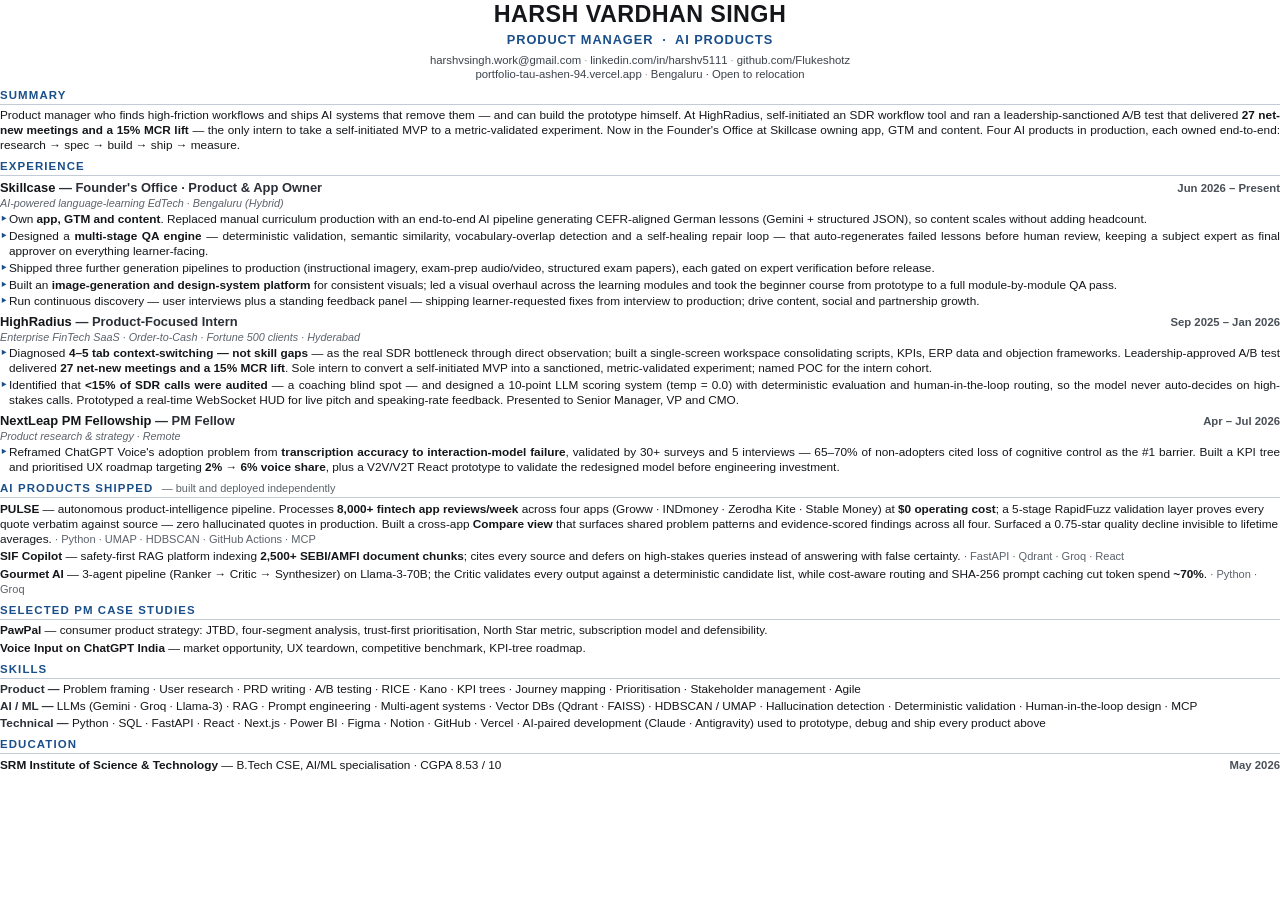
<file: resume-source.html>
<!DOCTYPE html>
<html lang="en">
<head>
<meta charset="utf-8">
<title>Harsh Vardhan Singh — Product Manager</title>
<style>
  @page { size: A4; margin: 9mm 12mm 8mm 12mm; }
  * { margin:0; padding:0; box-sizing:border-box; }
  body {
    font-family: "Helvetica Neue", Helvetica, Arial, sans-serif;
    font-size: 8.85pt; line-height: 1.27; color: #14161a;
    -webkit-font-smoothing: antialiased;
  }
  a { color:#1a4f8a; text-decoration:none; }

  /* header */
  h1 { font-size: 17.5pt; font-weight: 700; letter-spacing: .4px; text-align:center; }
  .role { text-align:center; font-size: 9.6pt; font-weight:600; color:#1a4f8a;
          letter-spacing:.9px; text-transform:uppercase; margin-top:2.5px; }
  .contact { text-align:center; font-size:8.5pt; color:#3d434c; margin-top:4.5px; }
  .contact span { white-space:nowrap; }
  .sep { color:#9aa1ab; padding:0 3px; }

  /* sections */
  h2 { font-size:8.6pt; font-weight:700; letter-spacing:1.1px; text-transform:uppercase;
       color:#1a4f8a; border-bottom:.9pt solid #c3ccd6;
       padding-bottom:1.5px; margin:6px 0 3.5px; }
  .sum { text-align:justify; }

  .job { margin-bottom:4.5px; }
  .job:last-child { margin-bottom:0; }
  .jr { display:flex; justify-content:space-between; align-items:baseline; gap:8px; }
  .jt { font-weight:700; font-size:9.7pt; }
  .jt .co { font-weight:600; color:#2b3038; }
  .jd { font-size:8.5pt; color:#4a5058; white-space:nowrap; font-weight:600; }
  .ctx { font-size:8.1pt; color:#5c626b; font-style:italic; margin:0.5px 0 1.8px; }

  ul { list-style:none; }
  li { position:relative; padding-left:9px; margin-bottom:1.9px; text-align:justify; }
  li:last-child { margin-bottom:0; }
  li::before { content:"‣"; position:absolute; left:0; color:#1a4f8a; font-weight:700; }
  b { font-weight:700; }

  .proj { margin-bottom:2.5px; }
  .proj:last-child { margin-bottom:0; }
  .pname { font-weight:700; }
  .stack { color:#5c626b; font-size:8.3pt; }
  .skl { margin-bottom:1.9px; }
  .skl:last-child { margin-bottom:0; }
  .sk-l { font-weight:700; color:#2b3038; }
  .edu { display:flex; justify-content:space-between; align-items:baseline; gap:8px; }
</style>
</head>
<body>

<h1>HARSH VARDHAN SINGH</h1>
<div class="role">Product Manager &nbsp;·&nbsp; AI Products</div>
<div class="contact">
  <span>harshvsingh.work@gmail.com</span><span class="sep">·</span><span>linkedin.com/in/harshv5111</span><span class="sep">·</span><span>github.com/Flukeshotz</span><br>
  <span>portfolio-tau-ashen-94.vercel.app</span><span class="sep">·</span><span>Bengaluru · Open to relocation</span>
</div>

<h2>Summary</h2>
<p class="sum">Product manager who finds high-friction workflows and ships AI systems that remove them — and can build the prototype himself. At HighRadius, self-initiated an SDR workflow tool and ran a leadership-sanctioned A/B test that delivered <b>27 net-new meetings and a 15% MCR lift</b> — the only intern to take a self-initiated MVP to a metric-validated experiment. Now in the Founder's Office at Skillcase owning app, GTM and content. Four AI products in production, each owned end-to-end: research → spec → build → ship → measure.</p>

<h2>Experience</h2>

<div class="job">
  <div class="jr">
    <div class="jt">Skillcase <span class="co">— Founder's Office · Product &amp; App Owner</span></div>
    <div class="jd">Jun 2026 – Present</div>
  </div>
  <div class="ctx">AI-powered language-learning EdTech · Bengaluru (Hybrid)</div>
  <ul>
    <li>Own <b>app, GTM and content</b>. Replaced manual curriculum production with an end-to-end AI pipeline generating CEFR-aligned German lessons (Gemini + structured JSON), so content scales without adding headcount.</li>
    <li>Designed a <b>multi-stage QA engine</b> — deterministic validation, semantic similarity, vocabulary-overlap detection and a self-healing repair loop — that auto-regenerates failed lessons before human review, keeping a subject expert as final approver on everything learner-facing.</li>
    <li>Shipped three further generation pipelines to production (instructional imagery, exam-prep audio/video, structured exam papers), each gated on expert verification before release.</li>
    <li>Built an <b>image-generation and design-system platform</b> for consistent visuals; led a visual overhaul across the learning modules and took the beginner course from prototype to a full module-by-module QA pass.</li>
    <li>Run continuous discovery — user interviews plus a standing feedback panel — shipping learner-requested fixes from interview to production; drive content, social and partnership growth.</li>
  </ul>
</div>

<div class="job">
  <div class="jr">
    <div class="jt">HighRadius <span class="co">— Product-Focused Intern</span></div>
    <div class="jd">Sep 2025 – Jan 2026</div>
  </div>
  <div class="ctx">Enterprise FinTech SaaS · Order-to-Cash · Fortune 500 clients · Hyderabad</div>
  <ul>
    <li>Diagnosed <b>4–5 tab context-switching — not skill gaps</b> — as the real SDR bottleneck through direct observation; built a single-screen workspace consolidating scripts, KPIs, ERP data and objection frameworks. Leadership-approved A/B test delivered <b>27 net-new meetings and a 15% MCR lift</b>. Sole intern to convert a self-initiated MVP into a sanctioned, metric-validated experiment; named POC for the intern cohort.</li>
    <li>Identified that <b>&lt;15% of SDR calls were audited</b> — a coaching blind spot — and designed a 10-point LLM scoring system (temp = 0.0) with deterministic evaluation and human-in-the-loop routing, so the model never auto-decides on high-stakes calls. Prototyped a real-time WebSocket HUD for live pitch and speaking-rate feedback. Presented to Senior Manager, VP and CMO.</li>
  </ul>
</div>

<div class="job">
  <div class="jr">
    <div class="jt">NextLeap PM Fellowship <span class="co">— PM Fellow</span></div>
    <div class="jd">Apr – Jul 2026</div>
  </div>
  <div class="ctx">Product research &amp; strategy · Remote</div>
  <ul>
    <li>Reframed ChatGPT Voice's adoption problem from <b>transcription accuracy to interaction-model failure</b>, validated by 30+ surveys and 5 interviews — 65–70% of non-adopters cited loss of cognitive control as the #1 barrier. Built a KPI tree and prioritised UX roadmap targeting <b>2% → 6% voice share</b>, plus a V2V/V2T React prototype to validate the redesigned model before engineering investment.</li>
  </ul>
</div>

<h2>AI Products Shipped &nbsp;<span style="font-weight:400;text-transform:none;letter-spacing:0;color:#5c626b;font-size:8.2pt">— built and deployed independently</span></h2>
<div class="proj"><span class="pname">PULSE</span> — autonomous product-intelligence pipeline. Processes <b>8,000+ fintech app reviews/week</b> across four apps (Groww · INDmoney · Zerodha Kite · Stable Money) at <b>$0 operating cost</b>; a 5-stage RapidFuzz validation layer proves every quote verbatim against source — zero hallucinated quotes in production. Built a cross-app <b>Compare view</b> that surfaces shared problem patterns and evidence-scored findings across all four. Surfaced a 0.75-star quality decline invisible to lifetime averages. <span class="stack">· Python · UMAP · HDBSCAN · GitHub Actions · MCP</span></div>
<div class="proj"><span class="pname">SIF Copilot</span> — safety-first RAG platform indexing <b>2,500+ SEBI/AMFI document chunks</b>; cites every source and defers on high-stakes queries instead of answering with false certainty. <span class="stack">· FastAPI · Qdrant · Groq · React</span></div>
<div class="proj"><span class="pname">Gourmet AI</span> — 3-agent pipeline (Ranker → Critic → Synthesizer) on Llama-3-70B; the Critic validates every output against a deterministic candidate list, while cost-aware routing and SHA-256 prompt caching cut token spend <b>~70%</b>. <span class="stack">· Python · Groq</span></div>

<h2>Selected PM Case Studies</h2>
<div class="proj"><span class="pname">PawPal</span> — consumer product strategy: JTBD, four-segment analysis, trust-first prioritisation, North Star metric, subscription model and defensibility.</div>
<div class="proj"><span class="pname">Voice Input on ChatGPT India</span> — market opportunity, UX teardown, competitive benchmark, KPI-tree roadmap.</div>

<h2>Skills</h2>
<div class="skl"><span class="sk-l">Product —</span> Problem framing · User research · PRD writing · A/B testing · RICE · Kano · KPI trees · Journey mapping · Prioritisation · Stakeholder management · Agile</div>
<div class="skl"><span class="sk-l">AI / ML —</span> LLMs (Gemini · Groq · Llama-3) · RAG · Prompt engineering · Multi-agent systems · Vector DBs (Qdrant · FAISS) · HDBSCAN / UMAP · Hallucination detection · Deterministic validation · Human-in-the-loop design · MCP</div>
<div class="skl"><span class="sk-l">Technical —</span> Python · SQL · FastAPI · React · Next.js · Power BI · Figma · Notion · GitHub · Vercel · AI-paired development (Claude · Antigravity) used to prototype, debug and ship every product above</div>

<h2>Education</h2>
<div class="edu">
  <div><b>SRM Institute of Science &amp; Technology</b> — B.Tech CSE, AI/ML specialisation · CGPA 8.53 / 10</div>
  <div class="jd">May 2026</div>
</div>

</body>
</html>
</file>
<file: style.css>
/* ============================================================
   HARSH VARDHAN SINGH — PORTFOLIO
   Palette: "Electric Dusk"
   - ink      #0B0A1F  (deep indigo-black)
   - violet   #6C2BD9
   - magenta  #E0218A
   - coral    #FF5E5B
   - amber    #FFC857
   - mint     #2DD4BF
   - paper    #F7F5FF
   Display: Space Grotesk · Accent: Instrument Serif · Mono: JetBrains Mono
   ============================================================ */

:root{
  --ink:#0B0A1F;
  --ink-2:#13112E;
  --violet:#6C2BD9;
  --magenta:#E0218A;
  --coral:#FF5E5B;
  --amber:#FFC857;
  --mint:#2DD4BF;
  --paper:#F7F5FF;
  --muted:#9B97C2;
  --line:rgba(255,255,255,.10);
  --grad: linear-gradient(100deg,var(--amber),var(--coral) 40%,var(--magenta) 70%,var(--violet));
  --grad-soft: linear-gradient(100deg,var(--magenta),var(--violet));
}

*{margin:0;padding:0;box-sizing:border-box}
html{scroll-behavior:smooth}
body{
  font-family:'Space Grotesk',sans-serif;
  background:var(--ink);
  color:var(--paper);
  overflow-x:hidden;
  line-height:1.5;
  -webkit-font-smoothing:antialiased;
  cursor:none;
}
@media (hover:none){ body{cursor:auto} }

::selection{background:var(--magenta);color:#fff}

a{color:inherit;text-decoration:none}
em{font-family:'Instrument Serif',serif;font-style:italic;font-weight:400}

.grad{
  background:var(--grad);
  -webkit-background-clip:text;background-clip:text;
  -webkit-text-fill-color:transparent;
  background-size:200% auto;
  animation:gradShift 6s linear infinite;
}
@keyframes gradShift{to{background-position:200% center}}

/* ===== GRAIN ===== */
.grain{
  position:fixed;inset:0;z-index:9998;pointer-events:none;opacity:.05;mix-blend-mode:overlay;
  background-image:url("data:image/svg+xml,%3Csvg viewBox='0 0 200 200' xmlns='http://www.w3.org/2000/svg'%3E%3Cfilter id='n'%3E%3CfeTurbulence type='fractalNoise' baseFrequency='0.8' numOctaves='4'/%3E%3C/filter%3E%3Crect width='100%25' height='100%25' filter='url(%23n)'/%3E%3C/svg%3E");
}

/* ===== CURSOR ===== */
.cursor-dot,.cursor-ring{position:fixed;top:0;left:0;border-radius:50%;pointer-events:none;z-index:9999;mix-blend-mode:difference}
.cursor-dot{width:7px;height:7px;background:#fff;transform:translate(-50%,-50%)}
.cursor-ring{width:34px;height:34px;border:1.5px solid rgba(255,255,255,.6);transform:translate(-50%,-50%);transition:width .25s,height .25s,border-color .25s,background .25s}
.cursor-ring.hover{width:56px;height:56px;background:rgba(255,255,255,.12);border-color:transparent}
@media (hover:none){.cursor-dot,.cursor-ring{display:none}}

/* ===== NAV ===== */
.nav{
  position:fixed;top:0;left:0;right:0;z-index:1000;
  display:flex;align-items:center;justify-content:space-between;
  padding:22px clamp(20px,5vw,64px);
  transition:padding .4s, background .4s, backdrop-filter .4s;
}
.nav.scrolled{
  padding:14px clamp(20px,5vw,64px);
  background:rgba(11,10,31,.7);
  backdrop-filter:blur(16px);
  border-bottom:1px solid var(--line);
}
.nav-logo{font-weight:700;font-size:20px;letter-spacing:.5px}
.blink{animation:blink 1.1s steps(1) infinite;color:var(--magenta)}
@keyframes blink{50%{opacity:0}}
.nav-links{display:flex;align-items:center;gap:clamp(14px,2.4vw,34px);font-size:15px;font-weight:500}
.nav-links a{color:var(--muted);transition:color .25s}
.nav-links a:hover{color:var(--paper)}
.nav-cta{
  color:var(--ink)!important;background:var(--grad);background-size:160% auto;
  padding:9px 18px;border-radius:100px;font-weight:600;
  transition:transform .25s,box-shadow .25s,background-position .4s;
}
.nav-cta:hover{transform:translateY(-2px);box-shadow:0 8px 28px rgba(224,33,138,.45);background-position:100% center}
@media(max-width:640px){.nav-links a:not(.nav-cta){display:none}}

/* ===== HERO ===== */
.hero{position:relative;min-height:100svh;display:flex;flex-direction:column;justify-content:center;padding:clamp(104px,15vh,150px) clamp(20px,5vw,64px) 32px;overflow:hidden}
.hero-blob{position:absolute;border-radius:50%;filter:blur(80px);opacity:.55;z-index:0;will-change:transform}
.blob1{width:46vw;height:46vw;background:var(--violet);top:-12vw;right:-8vw;animation:float1 18s ease-in-out infinite}
.blob2{width:38vw;height:38vw;background:var(--magenta);bottom:-14vw;left:-6vw;animation:float2 22s ease-in-out infinite}
.blob3{width:26vw;height:26vw;background:var(--mint);top:32%;left:38%;opacity:.32;animation:float3 16s ease-in-out infinite}
@keyframes float1{50%{transform:translate(-40px,40px) scale(1.08)}}
@keyframes float2{50%{transform:translate(50px,-30px) scale(1.12)}}
@keyframes float3{50%{transform:translate(-30px,-40px) scale(.92)}}

.hero-inner{position:relative;z-index:2;max-width:1100px;margin:0 auto;width:100%}
.hero-eyebrow{
  display:inline-flex;align-items:center;gap:10px;
  font-size:14px;color:var(--paper);font-weight:500;
  padding:8px 16px;border:1px solid var(--line);border-radius:100px;
  background:rgba(255,255,255,.04);backdrop-filter:blur(8px);margin-bottom:28px;
}
.status-dot{width:8px;height:8px;border-radius:50%;background:var(--mint);box-shadow:0 0 0 0 var(--mint);animation:pulse 2s infinite}
@keyframes pulse{0%{box-shadow:0 0 0 0 rgba(45,212,191,.6)}70%{box-shadow:0 0 0 10px rgba(45,212,191,0)}100%{box-shadow:0 0 0 0 rgba(45,212,191,0)}}

.hero-title{font-size:clamp(2.6rem,min(7.4vw,11.5vh),6.2rem);font-weight:700;line-height:1;letter-spacing:-.03em;margin-bottom:28px;text-wrap:balance}
.hero-title .line{display:block;overflow:hidden}
.hero-title em{color:var(--amber)}
.hero-sub{font-size:clamp(1rem,1.7vw,1.3rem);color:var(--muted);max-width:620px;margin-bottom:40px;line-height:1.6}

.hero-cta{display:flex;gap:14px;flex-wrap:wrap;margin-bottom:54px}
.btn{display:inline-flex;align-items:center;gap:9px;font-weight:600;font-size:16px;padding:15px 26px;border-radius:100px;transition:transform .3s cubic-bezier(.34,1.56,.64,1),box-shadow .3s,background-position .5s;will-change:transform}
.btn-primary{background:var(--grad);background-size:180% auto;color:var(--ink)}
.btn-primary:hover{box-shadow:0 14px 40px rgba(224,33,138,.5);background-position:100% center}
.btn-primary svg{transition:transform .3s}
.btn-primary:hover svg{transform:translateX(4px)}
.btn-ghost{border:1px solid var(--line);color:var(--paper);background:rgba(255,255,255,.03)}
.btn-ghost:hover{background:rgba(255,255,255,.09);transform:translateY(-2px)}

.hero-marquee{position:relative;overflow:hidden;mask-image:linear-gradient(90deg,transparent,#000 8%,#000 92%,transparent);-webkit-mask-image:linear-gradient(90deg,transparent,#000 8%,#000 92%,transparent)}
.marquee-track{display:inline-flex;align-items:center;gap:22px;white-space:nowrap;animation:marquee 26s linear infinite;font-family:'JetBrains Mono',monospace;font-size:14px;color:var(--muted)}
.marquee-track .sep{color:var(--magenta)}
@keyframes marquee{to{transform:translateX(-50%)}}

.scroll-hint{position:absolute;bottom:30px;left:50%;transform:translateX(-50%);display:flex;flex-direction:column;align-items:center;gap:8px;font-family:'JetBrains Mono',monospace;font-size:11px;letter-spacing:2px;text-transform:uppercase;color:var(--muted);z-index:2}
.scroll-line{width:1px;height:42px;background:linear-gradient(var(--magenta),transparent);animation:scrollLine 2s ease-in-out infinite}
@keyframes scrollLine{0%,100%{transform:scaleY(.4);transform-origin:top}50%{transform:scaleY(1)}}

/* ===== REVEAL ===== */
.reveal,[data-reveal]{opacity:0;transform:translateY(34px);transition:opacity .9s cubic-bezier(.22,1,.36,1),transform .9s cubic-bezier(.22,1,.36,1)}
.reveal.in,[data-reveal].in{opacity:1;transform:none}

/* ===== STATS ===== */
.stats{display:grid;grid-template-columns:repeat(4,1fr);gap:1px;background:var(--line);border-top:1px solid var(--line);border-bottom:1px solid var(--line);margin-top:20px}
.stat{background:var(--ink);padding:clamp(28px,4vw,52px) clamp(16px,2.5vw,34px);text-align:center}
.stat-num{font-size:clamp(2.2rem,5vw,4rem);font-weight:700;letter-spacing:-.02em;line-height:1;background:var(--grad);background-size:200%;-webkit-background-clip:text;background-clip:text;-webkit-text-fill-color:transparent}
.stat-label{font-size:13px;color:var(--muted);margin-top:12px;line-height:1.4}
@media(max-width:760px){.stats{grid-template-columns:repeat(2,1fr)}}

/* ===== SECTIONS ===== */
.section{position:relative;padding:clamp(70px,11vw,150px) clamp(20px,5vw,64px);max-width:1200px;margin:0 auto}
.section-head{margin-bottom:clamp(40px,6vw,76px)}
.section-head.center{text-align:center;max-width:680px;margin-left:auto;margin-right:auto}
.section-eyebrow{display:inline-block;font-family:'JetBrains Mono',monospace;font-size:13px;letter-spacing:1px;color:var(--magenta);margin-bottom:16px;text-transform:uppercase}
.section-title{font-size:clamp(2rem,5vw,3.6rem);font-weight:700;letter-spacing:-.025em;line-height:1.05}

/* ===== TIMELINE ===== */
.timeline{position:relative;padding-left:30px}
.timeline::before{content:"";position:absolute;left:6px;top:8px;bottom:8px;width:2px;background:linear-gradient(var(--violet),var(--magenta),var(--coral))}
.tl-item{position:relative;padding:0 0 clamp(34px,5vw,56px) clamp(16px,3vw,40px)}
.tl-item:last-child{padding-bottom:0}
.tl-marker{position:absolute;left:-30px;top:6px;width:14px;height:14px;border-radius:50%;background:var(--ink);border:2.5px solid var(--magenta);box-shadow:0 0 0 4px rgba(224,33,138,.15)}
.tl-meta{display:flex;gap:12px;align-items:center;flex-wrap:wrap;margin-bottom:10px}
.tl-date{font-family:'JetBrains Mono',monospace;font-size:13px;color:var(--muted)}
.tl-tag{font-size:11px;font-weight:600;color:var(--amber);border:1px solid rgba(255,200,87,.3);padding:3px 10px;border-radius:100px;background:rgba(255,200,87,.06)}
.tl-role{font-size:clamp(1.3rem,2.6vw,1.9rem);font-weight:700;letter-spacing:-.02em}
.tl-company{font-size:15px;color:var(--violet);font-weight:600;margin:4px 0 14px}
.tl-desc{font-size:clamp(.95rem,1.5vw,1.08rem);color:#C9C5E8;max-width:680px;line-height:1.65}
.tl-desc strong{color:var(--paper);font-weight:600}
.tl-list{list-style:none;margin:14px 0 0;padding:0;max-width:680px;display:grid;gap:10px}
.tl-list li{position:relative;padding-left:22px;font-size:clamp(.92rem,1.4vw,1.02rem);color:#C9C5E8;line-height:1.55}
.tl-list li::before{content:"";position:absolute;left:2px;top:.62em;width:7px;height:7px;border-radius:50%;background:var(--mint);box-shadow:0 0 0 3px rgba(45,212,191,.14)}
.tl-list strong{color:var(--paper);font-weight:600}

/* ===== KEYBOARD FOCUS + NAV STATE ===== */
:focus-visible{outline:2px solid var(--mint);outline-offset:3px;border-radius:6px}
.nav-links a:not(.nav-cta).active{color:var(--paper)}
.nav-links a:not(.nav-cta).active::after{content:"";display:block;height:2px;margin-top:4px;border-radius:2px;background:linear-gradient(90deg,var(--magenta),var(--amber))}

/* ===== PROJECTS ===== */
.proj-grid{display:grid;grid-template-columns:repeat(2,1fr);gap:clamp(16px,2vw,24px)}
.proj-card{position:relative;background:var(--ink-2);border:1px solid var(--line);border-radius:24px;padding:clamp(24px,3vw,38px);overflow:hidden;transition:transform .4s cubic-bezier(.22,1,.36,1),border-color .4s;will-change:transform}
.proj-card.feature{grid-column:1 / -1;background:linear-gradient(135deg,var(--ink-2),rgba(108,43,217,.18))}
.proj-card:hover{border-color:rgba(224,33,138,.4)}
.proj-glow{position:absolute;width:300px;height:300px;background:radial-gradient(circle,rgba(224,33,138,.22),transparent 70%);border-radius:50%;top:var(--my,50%);left:var(--mx,50%);transform:translate(-50%,-50%);opacity:0;transition:opacity .4s;pointer-events:none}
.proj-card:hover .proj-glow{opacity:1}
.proj-top{display:flex;justify-content:space-between;align-items:center;margin-bottom:18px;position:relative;z-index:1}
.proj-badge{font-family:'JetBrains Mono',monospace;font-size:12px;font-weight:500;color:var(--muted);border:1px solid var(--line);padding:5px 12px;border-radius:100px}
.proj-badge.live{color:var(--mint);border-color:rgba(45,212,191,.4);background:rgba(45,212,191,.08)}
.proj-year{font-family:'JetBrains Mono',monospace;font-size:13px;color:var(--muted)}
.proj-name{font-size:clamp(1.6rem,3.4vw,2.6rem);font-weight:700;letter-spacing:-.03em;position:relative;z-index:1}
.feature .proj-name{font-size:clamp(2rem,5vw,3.4rem)}
.proj-tag{font-size:15px;color:var(--amber);font-weight:500;margin:6px 0 16px;position:relative;z-index:1}
.proj-desc{font-size:clamp(.92rem,1.4vw,1.04rem);color:#C9C5E8;line-height:1.6;margin-bottom:20px;position:relative;z-index:1;max-width:640px}
.proj-desc strong{color:var(--paper)}
.proj-stack{display:flex;flex-wrap:wrap;gap:8px;position:relative;z-index:1}
.proj-stack span{font-family:'JetBrains Mono',monospace;font-size:12px;color:var(--muted);background:rgba(255,255,255,.05);padding:5px 11px;border-radius:8px;border:1px solid var(--line)}
.proj-link{display:inline-flex;align-items:center;gap:7px;margin-top:22px;font-weight:600;color:var(--mint);position:relative;z-index:1;transition:gap .3s}
.proj-link:hover{gap:12px}
@media(max-width:760px){.proj-grid{grid-template-columns:1fr}}

/* ===== STORY ===== */
.story-grid{display:grid;grid-template-columns:1.6fr 1fr;gap:clamp(28px,5vw,64px);align-items:start}
.story-lead{font-size:clamp(1.2rem,2.2vw,1.6rem);line-height:1.5;margin-bottom:24px;font-weight:500}
.story-lead em{color:var(--amber)}
.story-text p{color:#C9C5E8;font-size:clamp(.98rem,1.5vw,1.1rem);line-height:1.7;margin-bottom:18px;max-width:640px}
.story-text strong{color:var(--paper)}
.story-card{background:var(--ink-2);border:1px solid var(--line);border-radius:22px;padding:28px;position:sticky;top:100px}
.sc-row{display:flex;justify-content:space-between;gap:16px;padding:13px 0;border-bottom:1px solid var(--line)}
.sc-row:last-of-type{border-bottom:none}
.sc-k{font-family:'JetBrains Mono',monospace;font-size:13px;color:var(--muted)}
.sc-v{font-size:14px;font-weight:600;text-align:right}
.sc-divider{height:1px;background:var(--line);margin:14px 0}
.story-links{display:flex;flex-direction:column;gap:10px}
.story-links a{font-weight:600;color:var(--magenta);transition:color .2s,transform .2s;width:fit-content}
.story-links a:hover{color:var(--amber);transform:translateX(4px)}
@media(max-width:820px){.story-grid{grid-template-columns:1fr}.story-card{position:relative;top:0}}

/* ===== ASK / CHAT ===== */
.ask{position:relative}
.ask-bg{position:absolute;inset:0;z-index:-1;background:radial-gradient(ellipse 60% 50% at 50% 30%,rgba(108,43,217,.25),transparent 70%)}
.ask-sub{font-size:1.05rem;color:var(--muted);margin-top:16px;line-height:1.6}
.chat{max-width:760px;margin:0 auto;background:rgba(19,17,46,.7);backdrop-filter:blur(20px);border:1px solid var(--line);border-radius:28px;padding:clamp(16px,2.5vw,26px);box-shadow:0 30px 80px rgba(0,0,0,.4)}
.chat-window{min-height:200px;max-height:440px;overflow-y:auto;padding:10px 6px 16px;display:flex;flex-direction:column;gap:18px;scrollbar-width:thin;scrollbar-color:var(--violet) transparent}
.chat-window::-webkit-scrollbar{width:6px}
.chat-window::-webkit-scrollbar-thumb{background:var(--violet);border-radius:10px}
.chat-msg{display:flex;gap:12px;align-items:flex-start;animation:msgIn .5s cubic-bezier(.22,1,.36,1)}
@keyframes msgIn{from{opacity:0;transform:translateY(12px)}}
.chat-msg.user{flex-direction:row-reverse}
.chat-avatar{width:34px;height:34px;border-radius:50%;background:var(--grad);display:grid;place-items:center;font-weight:700;color:var(--ink);font-size:15px;flex-shrink:0}
.chat-msg.user .chat-avatar{background:rgba(255,255,255,.1);color:var(--paper)}
.chat-bubble{background:rgba(255,255,255,.06);border:1px solid var(--line);padding:13px 17px;border-radius:16px;font-size:15px;line-height:1.6;max-width:80%;color:#E6E3FA}
.chat-msg.user .chat-bubble{background:var(--grad-soft);color:#fff;border:none}
.chat-bubble.typing{display:flex;gap:5px;padding:16px 18px}
.chat-bubble.typing span{width:8px;height:8px;border-radius:50%;background:var(--muted);animation:typing 1.2s infinite}
.chat-bubble.typing span:nth-child(2){animation-delay:.2s}
.chat-bubble.typing span:nth-child(3){animation-delay:.4s}
@keyframes typing{0%,60%,100%{opacity:.3;transform:translateY(0)}30%{opacity:1;transform:translateY(-4px)}}

.chat-suggestions{display:flex;flex-wrap:wrap;gap:9px;padding:14px 6px}
.chip{font-size:13px;font-weight:500;color:var(--paper);background:rgba(255,255,255,.05);border:1px solid var(--line);padding:9px 15px;border-radius:100px;cursor:none;transition:background .25s,border-color .25s,transform .25s}
.chip:hover{background:rgba(224,33,138,.15);border-color:var(--magenta);transform:translateY(-2px)}

.chat-input{display:flex;gap:10px;padding:8px 6px 4px}
.chat-input input{flex:1;background:rgba(255,255,255,.05);border:1px solid var(--line);border-radius:100px;padding:15px 22px;color:var(--paper);font-family:inherit;font-size:15px;outline:none;transition:border-color .25s}
.chat-input input:focus{border-color:var(--magenta)}
.chat-input input::placeholder{color:var(--muted)}
.chat-input button{width:50px;height:50px;flex-shrink:0;border:none;border-radius:50%;background:var(--grad);background-size:160%;color:var(--ink);display:grid;place-items:center;cursor:none;transition:transform .25s,box-shadow .25s,background-position .4s}
.chat-input button:hover{transform:scale(1.08);box-shadow:0 8px 24px rgba(224,33,138,.5);background-position:100%}
.chat-input button:disabled{opacity:.5}

/* ===== FOOTER ===== */
.footer{text-align:center;padding:clamp(70px,12vw,140px) clamp(20px,5vw,64px) 50px;border-top:1px solid var(--line);position:relative}
.footer-big{font-size:clamp(2.4rem,8vw,6rem);font-weight:700;letter-spacing:-.03em;background:var(--grad);background-size:200%;-webkit-background-clip:text;background-clip:text;-webkit-text-fill-color:transparent;animation:gradShift 6s linear infinite;margin-bottom:28px;line-height:1}
.footer-mail{font-size:clamp(1.1rem,2.4vw,1.7rem);font-weight:500;border-bottom:2px solid var(--magenta);padding-bottom:4px;transition:color .25s}
.footer-mail:hover{color:var(--amber)}
.footer-links{display:flex;gap:26px;justify-content:center;margin:40px 0 30px;flex-wrap:wrap}
.footer-links a{color:var(--muted);font-weight:500;transition:color .25s}
.footer-links a:hover{color:var(--paper)}
.footer-fine{font-family:'JetBrains Mono',monospace;font-size:12px;color:var(--muted)}

/* ===== REDUCED MOTION ===== */
@media(prefers-reduced-motion:reduce){
  *{animation:none!important;transition:none!important}
  .reveal,[data-reveal]{opacity:1;transform:none}
}

/* ===== v2 additions ===== */
.proj-links{display:flex;gap:14px;margin-top:22px;flex-wrap:wrap;position:relative;z-index:1}
.proj-link{display:inline-flex;align-items:center;gap:6px;font-weight:600;font-size:14px;color:var(--muted);transition:color .25s,gap .3s}
.proj-link:hover{color:var(--paper);gap:9px}
.proj-link.live-link{color:var(--mint)}
.proj-link.live-link:hover{color:var(--amber)}
.proj-more{text-align:center;margin-top:42px;color:var(--muted);font-size:15px}
.proj-more a{color:var(--magenta);font-weight:600;border-bottom:1px solid transparent;transition:border-color .25s}
.proj-more a:hover{border-color:var(--magenta)}

/* chat header */
.chat-header{display:flex;align-items:center;justify-content:space-between;padding:6px 8px 16px;border-bottom:1px solid var(--line);margin-bottom:8px}
.chat-id{display:flex;align-items:center;gap:12px}
.chat-id-avatar{width:42px;height:42px;border-radius:50%;background:var(--grad);background-size:160%;display:grid;place-items:center;font-weight:700;color:var(--ink);font-size:18px}
.chat-id-name{font-weight:700;font-size:16px}
.chat-id-status{display:flex;align-items:center;gap:6px;font-size:12px;color:var(--muted);margin-top:2px}
.online{width:7px;height:7px;border-radius:50%;background:var(--mint);box-shadow:0 0 8px var(--mint)}
.chat-badge{font-family:'JetBrains Mono',monospace;font-size:11px;font-weight:600;color:var(--mint);border:1px solid rgba(45,212,191,.35);padding:4px 10px;border-radius:100px;background:rgba(45,212,191,.08)}

/* ===== TIMELINE FIGURE (KPI tree) ===== */
.tl-figure{margin-top:20px;max-width:540px;border:1px solid var(--line);border-radius:16px;overflow:hidden;background:var(--ink-2);transition:border-color .35s,transform .35s cubic-bezier(.22,1,.36,1)}
.tl-figure:hover{border-color:rgba(224,33,138,.4);transform:translateY(-3px)}
.tl-figure img{width:100%;display:block}
.tl-figure figcaption{padding:12px 16px;font-size:12.5px;color:var(--muted);border-top:1px solid var(--line)}

/* ===== PULSE SHOWCASE ===== */
.showcase-sub{margin-top:16px;max-width:620px;color:var(--muted);font-size:clamp(15px,1.6vw,17px);line-height:1.6}
.shots-grid{display:grid;grid-template-columns:repeat(2,1fr);gap:clamp(16px,2vw,24px)}
.shot{position:relative;background:var(--ink-2);border:1px solid var(--line);border-radius:18px;overflow:hidden;transition:transform .4s cubic-bezier(.22,1,.36,1),border-color .4s,box-shadow .4s;will-change:transform}
.shot.wide{grid-column:1 / -1}
.shot:hover{transform:translateY(-5px);border-color:rgba(224,33,138,.45);box-shadow:0 24px 60px rgba(0,0,0,.45)}
.shot-bar{display:flex;align-items:center;gap:7px;padding:11px 16px;background:rgba(255,255,255,.03);border-bottom:1px solid var(--line)}
.shot-bar .dot{width:11px;height:11px;border-radius:50%}
.shot-bar .dot.r{background:#FF5F57}.shot-bar .dot.y{background:#FEBC2E}.shot-bar .dot.g{background:#28C840}
.shot-url{margin-left:12px;font-family:'JetBrains Mono',monospace;font-size:12px;color:var(--muted)}
.shot img{width:100%;display:block;cursor:zoom-in}
.shot figcaption{padding:14px 18px;font-size:13.5px;color:var(--muted);line-height:1.5}
.shot.wide img{max-height:560px;object-fit:cover;object-position:top}
@media(max-width:760px){.shots-grid{grid-template-columns:1fr}}

/* ===== LIGHTBOX ===== */
.lb{position:fixed;inset:0;z-index:9990;display:none;align-items:center;justify-content:center;flex-direction:column;gap:18px;padding:clamp(16px,4vw,52px);background:rgba(6,5,18,.93);backdrop-filter:blur(10px);opacity:0;transition:opacity .28s}
.lb.open{display:flex;opacity:1}
.lb img{max-width:94vw;max-height:84vh;border-radius:12px;border:1px solid var(--line);box-shadow:0 40px 120px rgba(0,0,0,.6);animation:lbpop .35s cubic-bezier(.22,1,.36,1)}
@keyframes lbpop{from{transform:scale(.96);opacity:0}to{transform:scale(1);opacity:1}}
.lb-cap{font-size:13.5px;color:var(--muted);text-align:center;max-width:600px}
.lb-close{position:absolute;top:20px;right:24px;width:46px;height:46px;border-radius:50%;border:1px solid var(--line);background:rgba(255,255,255,.06);color:var(--paper);font-size:22px;display:grid;place-items:center;cursor:none;transition:background .25s,transform .25s}
.lb-close:hover{background:rgba(224,33,138,.25);transform:rotate(90deg)}
@media (prefers-reduced-motion:reduce){.shot,.tl-figure,.lb,.lb img,.lb-close{transition:none;animation:none}}

/* ===== STORY: FULL JOURNEY (expandable) ===== */
.story-toggle{margin-top:30px;display:inline-flex;align-items:center;gap:10px;font-family:inherit;font-weight:600;font-size:15px;color:var(--paper);background:rgba(255,255,255,.05);border:1px solid var(--line);padding:13px 22px;border-radius:100px;cursor:none;transition:background .25s,border-color .25s,transform .25s}
.story-toggle:hover{background:rgba(224,33,138,.14);border-color:rgba(224,33,138,.4);transform:translateY(-2px)}
.story-toggle svg{transition:transform .4s cubic-bezier(.22,1,.36,1)}
.story-toggle[aria-expanded="true"] svg{transform:rotate(180deg)}

.story-full{overflow:hidden;height:0;opacity:0;transition:height .6s cubic-bezier(.22,1,.36,1),opacity .5s ease}
.story-full.open{opacity:1}

.journey-head{padding-top:clamp(50px,7vw,92px)}
.journey-title{font-size:clamp(28px,4vw,46px);font-weight:700;line-height:1.04;letter-spacing:-.02em;margin-top:14px}
.journey-intro{margin-top:18px;max-width:660px;color:var(--muted);font-size:clamp(15px,1.6vw,17px);line-height:1.65}

.journey{margin-top:clamp(40px,5vw,64px);display:flex;flex-direction:column;gap:clamp(22px,3vw,36px);position:relative}
.journey::before{content:"";position:absolute;left:21px;top:10px;bottom:30px;width:2px;background:linear-gradient(var(--violet),rgba(108,43,217,0));opacity:.3}
.jrn{display:grid;grid-template-columns:44px 1fr;gap:22px;align-items:start}
.jrn-i{position:relative;z-index:1;font-family:'JetBrains Mono',monospace;font-size:14px;font-weight:600;color:var(--ink);background:var(--grad);background-size:160%;width:44px;height:44px;border-radius:50%;display:grid;place-items:center}
.jrn-yr{font-family:'JetBrains Mono',monospace;font-size:12.5px;color:var(--amber);text-transform:uppercase;letter-spacing:.05em}
.jrn-body h4{font-size:clamp(18px,2.2vw,24px);font-weight:600;margin:7px 0 11px;line-height:1.25}
.jrn-body p{color:#C9C5E8;font-size:clamp(14.5px,1.5vw,16px);line-height:1.72;max-width:700px}
.jrn-body p strong{color:var(--paper);font-weight:600}
.jrn-body a{color:var(--magenta);font-weight:600;border-bottom:1px solid transparent;transition:border-color .25s}
.jrn-body a:hover{border-color:var(--magenta)}
@media(max-width:560px){.jrn{grid-template-columns:38px 1fr;gap:16px}.jrn-i{width:38px;height:38px;font-size:13px}.journey::before{left:18px}}
@media (prefers-reduced-motion:reduce){.story-full,.story-full-inner,.story-toggle svg{transition:none}}

/* ===== TIMELINE DOC LINK (case study PDF) ===== */
.tl-doc{margin-top:16px;display:inline-flex;align-items:center;gap:10px;max-width:540px;padding:13px 18px;border:1px solid var(--line);border-radius:14px;background:rgba(255,255,255,.04);font-size:14px;font-weight:500;color:var(--paper);transition:background .25s,border-color .25s,transform .25s}
.tl-doc:hover{background:rgba(45,212,191,.1);border-color:rgba(45,212,191,.4);transform:translateY(-2px)}
.tl-doc>span{flex:1;line-height:1.35}
.tl-doc em{font-family:'Instrument Serif',serif;font-style:italic;color:var(--mint)}
.tl-doc svg{flex-shrink:0;color:var(--mint)}
.tl-doc .tl-doc-arrow{color:var(--muted);transition:transform .25s}
.tl-doc:hover .tl-doc-arrow{transform:translate(2px,-2px);color:var(--mint)}

/* ===== LESSONS ("What I've learned") ===== */
.lessons-grid{display:grid;grid-template-columns:repeat(2,1fr);gap:clamp(16px,2vw,24px)}
.lesson{position:relative;background:var(--ink-2);border:1px solid var(--line);border-radius:22px;padding:clamp(26px,3vw,40px);overflow:hidden;transition:transform .4s cubic-bezier(.22,1,.36,1),border-color .4s}
.lesson:hover{transform:translateY(-4px);border-color:rgba(45,212,191,.4)}
.lesson-n{font-family:'JetBrains Mono',monospace;font-size:13px;font-weight:600;color:var(--ink);background:var(--grad);background-size:160%;width:38px;height:38px;border-radius:50%;display:grid;place-items:center}
.lesson h3{font-size:clamp(19px,2.3vw,25px);font-weight:600;line-height:1.25;margin:18px 0 12px;letter-spacing:-.01em}
.lesson p{color:#C9C5E8;font-size:clamp(14.5px,1.5vw,16px);line-height:1.65;max-width:540px}
.lesson-src{display:inline-block;margin-top:16px;font-family:'JetBrains Mono',monospace;font-size:12.5px;color:var(--mint)}
@media(max-width:760px){.lessons-grid{grid-template-columns:1fr}}

/* ===== MOBILE REFINEMENTS ===== */
@media (max-width:640px){
  .scroll-hint{display:none}              /* was colliding with the hero marquee */
  .section{padding-top:60px;padding-bottom:60px}   /* tighten the long gaps */
  .section-head{margin-bottom:34px}
  .hero-sub{margin-bottom:30px}
  .hero-cta{margin-bottom:32px;gap:10px}
  .hero-marquee{margin-top:6px}
  .nav{padding:15px 20px}
  .btn{font-size:15px;padding:14px 20px}
  .footer{padding-left:20px;padding-right:20px}
  .footer-mail{font-size:clamp(18px,5.5vw,26px);word-break:break-word}
}
/* On touch devices the page scrolls past tall sections — keep momentum smooth
   and make sure the desktop custom cursor never shows. */
@media (pointer:coarse){
  .cursor-dot,.cursor-ring{display:none!important}
  body{cursor:auto}
}

/* ===== SCROLL PERFORMANCE (touch devices) ===== */
@media (pointer:coarse){
  /* full-viewport blend-mode layer forces a repaint every scroll frame */
  .grain{display:none}
  /* a live backdrop blur re-blurs the page behind the nav each frame;
     a near-opaque background is far cheaper and looks almost identical */
  .nav.scrolled{backdrop-filter:none;-webkit-backdrop-filter:none;background:rgba(11,10,31,.94)}
}
</file>
